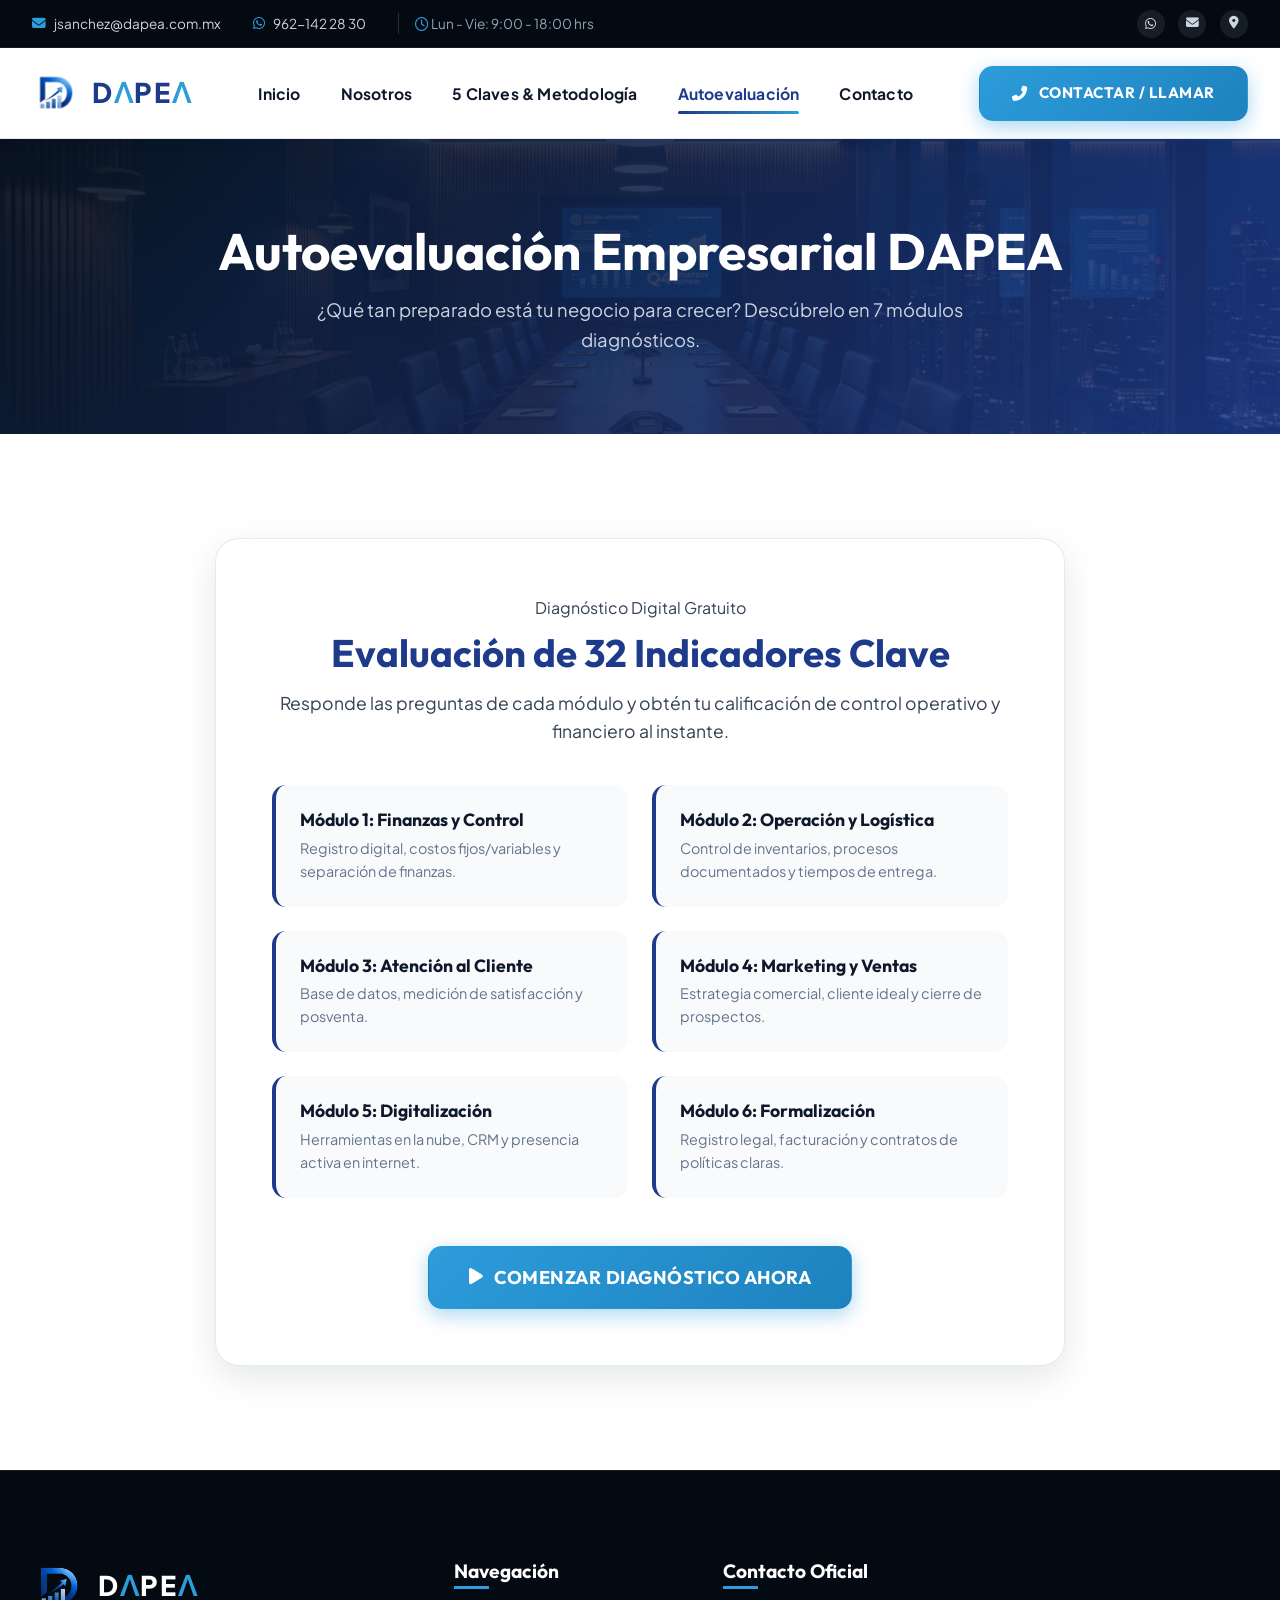
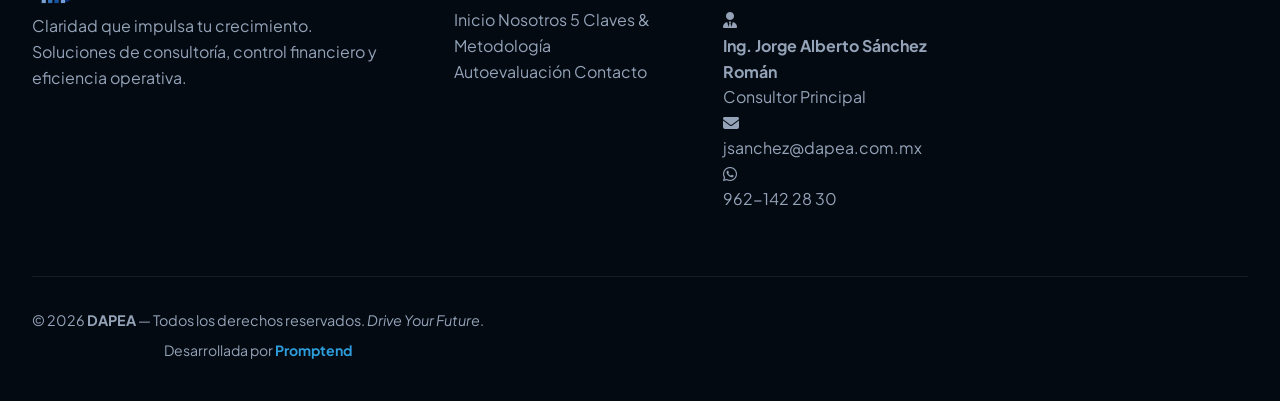
<file: autoevaluacion.html>
<!DOCTYPE html>
<html lang="es">
<head>
  <meta charset="UTF-8">
  <meta name="viewport" content="width=device-width, initial-scale=1.0">
  <title>Autoevaluación Empresarial Digital | DAPEA</title>
  <meta name="description" content="Mide en menos de 3 minutos el grado de preparación operativa, financiera y estratégica de tu empresa con el test de 7 módulos de DAPEA.">
  
  <link rel="stylesheet" href="https://cdnjs.cloudflare.com/ajax/libs/font-awesome/6.4.0/css/all.min.css">
  <link rel="stylesheet" href="assets/css/styles.css">
</head>
<body>

  <!-- TOP BAR -->
  <div class="top-bar">
    <div class="container top-bar-content">
      <div class="top-bar-info">
        <a href="mailto:jsanchez@dapea.com.mx"><i class="fas fa-envelope" style="color: var(--color-accent);"></i> jsanchez@dapea.com.mx</a>
        <a href="https://wa.me/529621422830" target="_blank"><i class="fab fa-whatsapp" style="color: var(--color-accent);"></i> 962-142 28 30</a>
        <span style="border-left: 1px solid rgba(255,255,255,0.15); padding-left: 1rem;"><i class="far fa-clock" style="color: var(--color-accent);"></i> Lun - Vie: 9:00 - 18:00 hrs</span>
      </div>
      <div class="top-bar-social">
        <a href="https://wa.me/529621422830" target="_blank"><i class="fab fa-whatsapp"></i></a>
        <a href="mailto:jsanchez@dapea.com.mx"><i class="fas fa-envelope"></i></a>
        <a href="contacto.html"><i class="fas fa-map-marker-alt"></i></a>
      </div>
    </div>
  </div>

  <!-- HEADER & NAVBAR -->
  <header class="main-header">
    <div class="container nav-container">
      <a href="index.html" class="logo-wrapper">
        <img src="assets/brand/Logo.png" alt="DAPEA Logo" class="logo-img">
        <span class="logo-text-brand">D<span class="brand-letter-a">Ʌ</span>PE<span class="brand-letter-a">Ʌ</span></span>
      </a>

      <nav class="nav-menu">
        <a href="index.html" class="nav-link">Inicio</a>
        <a href="nosotros.html" class="nav-link">Nosotros</a>
        <a href="servicios.html" class="nav-link">5 Claves & Metodología</a>
        <a href="autoevaluacion.html" class="nav-link active">Autoevaluación</a>
        <a href="contacto.html" class="nav-link">Contacto</a>
      </nav>

      <div class="nav-actions">
        <a href="contacto.html" class="btn btn-accent">
          <i class="fas fa-phone-alt"></i> Contactar / Llamar
        </a>
        <button class="mobile-toggle" aria-label="Abrir Menú"><i class="fas fa-bars"></i></button>
      </div>
    </div>
  </header>

  <!-- BANNER DE PÁGINA -->
  <section class="page-banner">
    <div class="container">
      <h1>Autoevaluación Empresarial DAPEA</h1>
      <p>¿Qué tan preparado está tu negocio para crecer? Descúbrelo en 7 módulos diagnósticos.</p>
    </div>
  </section>

  <main>
    <section class="section section-light">
      <div class="container">
        <div style="max-width:850px; margin:0 auto; background:white; padding:3.5rem; border-radius:var(--radius-lg); box-shadow:var(--shadow-md); border:1px solid var(--border-light);">
          <div style="text-align:center; margin-bottom:2.5rem;">
            <span class="preview-badge">Diagnóstico Digital Gratuito</span>
            <h2 style="font-size:2.4rem; margin-top:0.5rem; color:var(--color-primary);">Evaluación de 32 Indicadores Clave</h2>
            <p style="color:var(--color-text-body); font-size:1.1rem; margin-top:0.75rem;">
              Responde las preguntas de cada módulo y obtén tu calificación de control operativo y financiero al instante.
            </p>
          </div>

          <div class="grid-modules">
            <div style="background:var(--color-bg-alt); padding:1.5rem; border-radius:var(--radius-md); border-left:4px solid var(--color-primary);">
              <h4 style="font-size:1.1rem; margin-bottom:0.35rem;">Módulo 1: Finanzas y Control</h4>
              <p style="font-size:0.9rem; color:var(--color-text-muted);">Registro digital, costos fijos/variables y separación de finanzas.</p>
            </div>
            <div style="background:var(--color-bg-alt); padding:1.5rem; border-radius:var(--radius-md); border-left:4px solid var(--color-primary);">
              <h4 style="font-size:1.1rem; margin-bottom:0.35rem;">Módulo 2: Operación y Logística</h4>
              <p style="font-size:0.9rem; color:var(--color-text-muted);">Control de inventarios, procesos documentados y tiempos de entrega.</p>
            </div>
            <div style="background:var(--color-bg-alt); padding:1.5rem; border-radius:var(--radius-md); border-left:4px solid var(--color-primary);">
              <h4 style="font-size:1.1rem; margin-bottom:0.35rem;">Módulo 3: Atención al Cliente</h4>
              <p style="font-size:0.9rem; color:var(--color-text-muted);">Base de datos, medición de satisfacción y posventa.</p>
            </div>
            <div style="background:var(--color-bg-alt); padding:1.5rem; border-radius:var(--radius-md); border-left:4px solid var(--color-primary);">
              <h4 style="font-size:1.1rem; margin-bottom:0.35rem;">Módulo 4: Marketing y Ventas</h4>
              <p style="font-size:0.9rem; color:var(--color-text-muted);">Estrategia comercial, cliente ideal y cierre de prospectos.</p>
            </div>
            <div style="background:var(--color-bg-alt); padding:1.5rem; border-radius:var(--radius-md); border-left:4px solid var(--color-primary);">
              <h4 style="font-size:1.1rem; margin-bottom:0.35rem;">Módulo 5: Digitalización</h4>
              <p style="font-size:0.9rem; color:var(--color-text-muted);">Herramientas en la nube, CRM y presencia activa en internet.</p>
            </div>
            <div style="background:var(--color-bg-alt); padding:1.5rem; border-radius:var(--radius-md); border-left:4px solid var(--color-primary);">
              <h4 style="font-size:1.1rem; margin-bottom:0.35rem;">Módulo 6: Formalización</h4>
              <p style="font-size:0.9rem; color:var(--color-text-muted);">Registro legal, facturación y contratos de políticas claras.</p>
            </div>
          </div>

          <div style="text-align:center;">
            <button class="btn btn-accent open-diagnostic-modal" style="font-size:1.15rem; padding:1.2rem 2.5rem;">
              <i class="fas fa-play"></i> Comenzar Diagnóstico Ahora
            </button>
          </div>
        </div>
      </div>
    </section>
  </main>

  <!-- MODAL DE AUTOEVALUACIÓN -->
  <div id="diagnosticModal" class="modal-overlay">
    <div class="modal-box">
      <button id="closeModalBtn" class="modal-close-btn" aria-label="Cerrar Diagnóstico"><i class="fas fa-times"></i></button>
      <div class="quiz-progress-bar"><div id="quizProgressFill" class="quiz-progress-fill"></div></div>
      <div id="quizBody"></div>
    </div>
  </div>

  <!-- FOOTER -->
  <footer class="main-footer">
    <div class="container">
      <div class="footer-grid">
        <div class="footer-brand">
          <a href="index.html" class="logo-wrapper">
            <img src="assets/brand/Logo.png" alt="DAPEA Logo" class="logo-img">
            <span class="logo-text-brand" style="color:white;">D<span class="brand-letter-a">Ʌ</span>PE<span class="brand-letter-a">Ʌ</span></span>
          </a>
          <p>Claridad que impulsa tu crecimiento. Soluciones de consultoría, control financiero y eficiencia operativa.</p>
        </div>

        <div class="footer-column">
          <h4>Navegación</h4>
          <div class="footer-links">
            <a href="index.html">Inicio</a>
            <a href="nosotros.html">Nosotros</a>
            <a href="servicios.html">5 Claves & Metodología</a>
            <a href="autoevaluacion.html">Autoevaluación</a>
            <a href="contacto.html">Contacto</a>
          </div>
        </div>

        <div class="footer-column">
          <h4>Contacto Oficial</h4>
          <div class="footer-contact-item">
            <i class="fas fa-user-tie"></i>
            <div><strong>Ing. Jorge Alberto Sánchez Román</strong><br><span>Consultor Principal</span></div>
          </div>
          <div class="footer-contact-item">
            <i class="fas fa-envelope"></i>
            <div><a href="mailto:jsanchez@dapea.com.mx">jsanchez@dapea.com.mx</a></div>
          </div>
          <div class="footer-contact-item">
            <i class="fab fa-whatsapp"></i>
            <div><a href="https://wa.me/529621422830" target="_blank">962-142 28 30</a></div>
          </div>
        </div>
      </div>

      <div class="footer-bottom">
        <div style="text-align: center;">
          &copy; 2026 <strong>DAPEA</strong> — Todos los derechos reservados. <em>Drive Your Future</em>.
          <div style="margin-top: 0.4rem; font-size: 0.88rem; color: var(--color-text-dim);">
            Desarrollada por <a href="http://promptendweb.com/" target="_blank" style="color:var(--color-accent); font-weight:700;">Promptend</a>
          </div>
        </div>
      </div>
    </div>
  </footer>

  <script src="assets/js/main.js"></script>
</body>
</html>
</file>
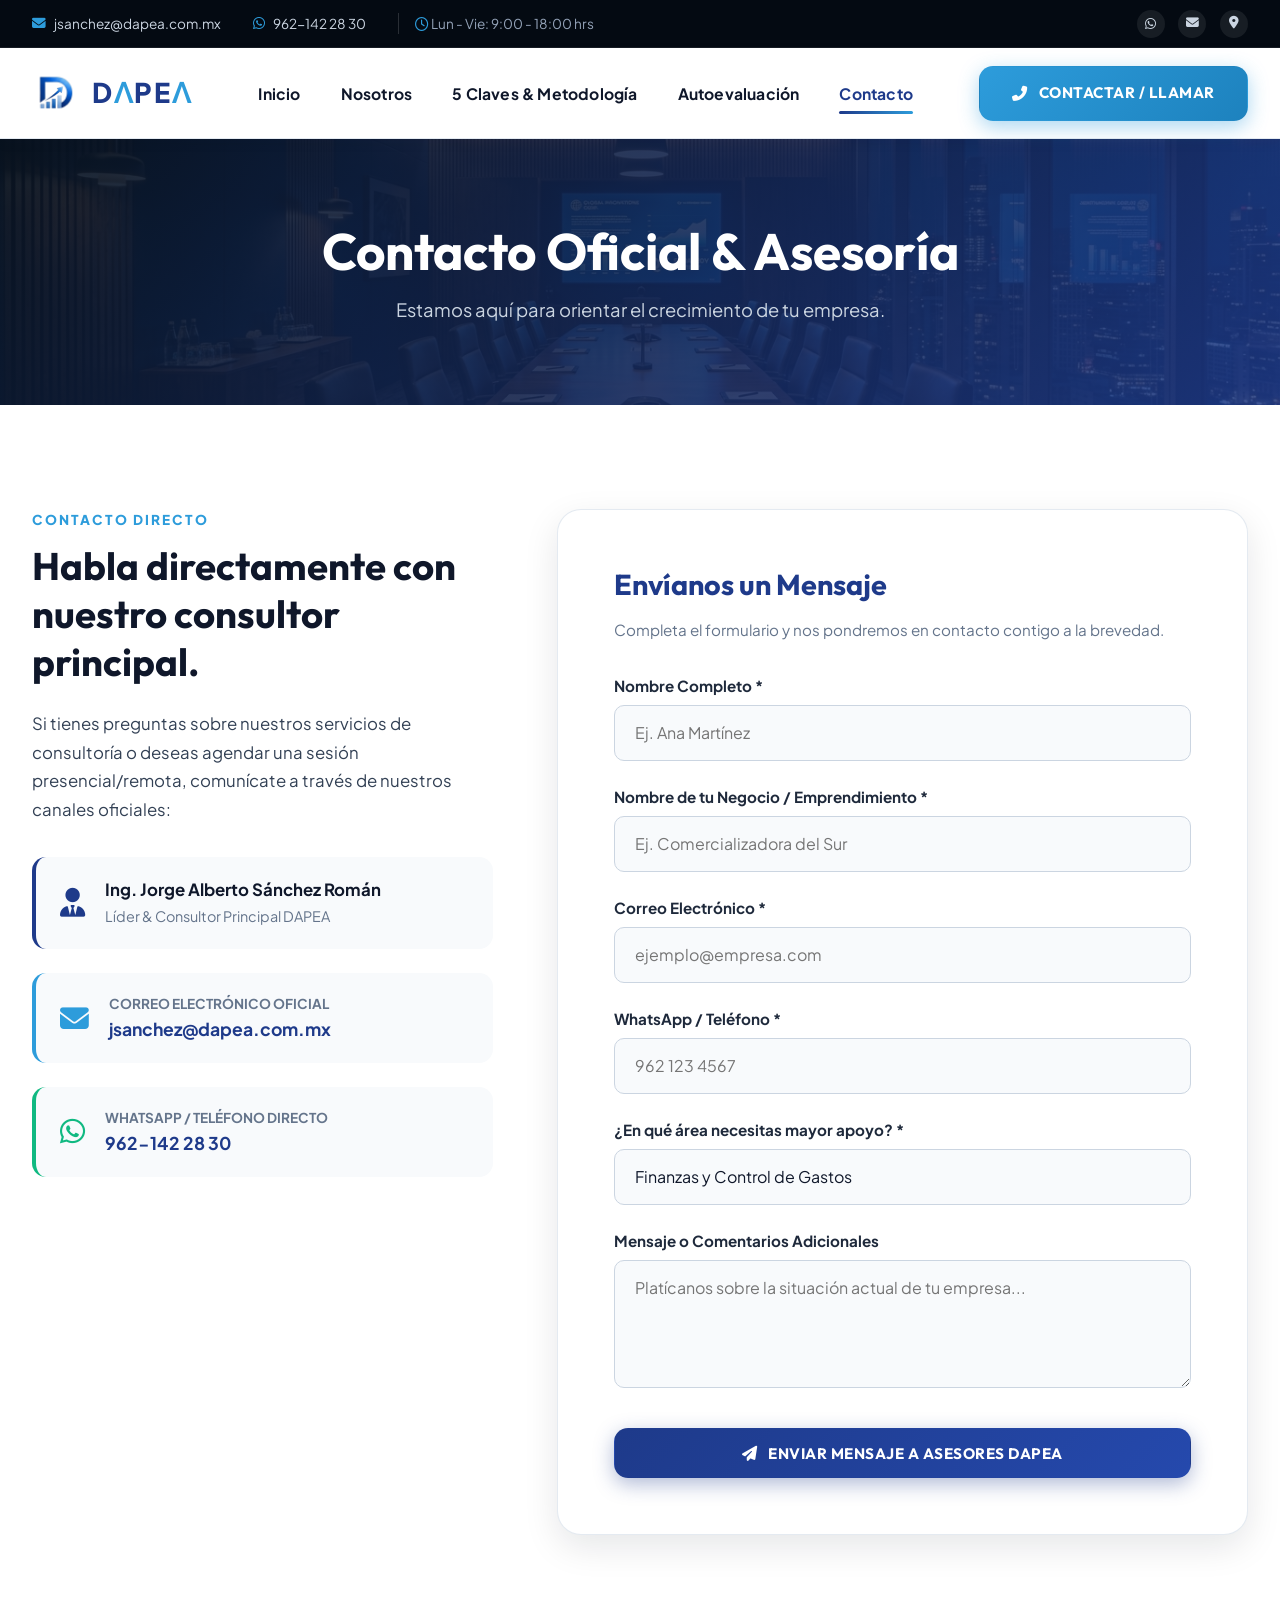
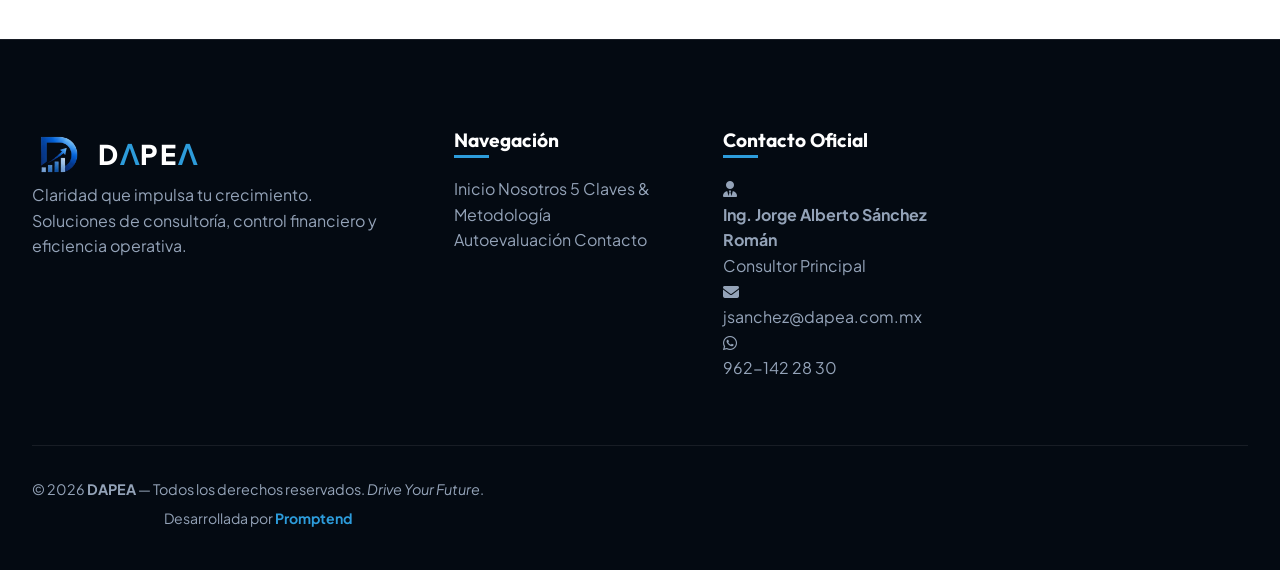
<file: contacto.html>
<!DOCTYPE html>
<html lang="es">
<head>
  <meta charset="UTF-8">
  <meta name="viewport" content="width=device-width, initial-scale=1.0">
  <title>Contacto & Asesoría Directa | DAPEA</title>
  <meta name="description" content="Ponte en contacto directo con DAPEA y el Ing. Jorge Alberto Sánchez Román. Agenda tu primera sesión de consultoría para tu PyME.">
  
  <link rel="stylesheet" href="https://cdnjs.cloudflare.com/ajax/libs/font-awesome/6.4.0/css/all.min.css">
  <link rel="stylesheet" href="assets/css/styles.css">
</head>
<body>

  <!-- TOP BAR -->
  <div class="top-bar">
    <div class="container top-bar-content">
      <div class="top-bar-info">
        <a href="mailto:jsanchez@dapea.com.mx"><i class="fas fa-envelope" style="color: var(--color-accent);"></i> jsanchez@dapea.com.mx</a>
        <a href="https://wa.me/529621422830" target="_blank"><i class="fab fa-whatsapp" style="color: var(--color-accent);"></i> 962-142 28 30</a>
        <span style="border-left: 1px solid rgba(255,255,255,0.15); padding-left: 1rem;"><i class="far fa-clock" style="color: var(--color-accent);"></i> Lun - Vie: 9:00 - 18:00 hrs</span>
      </div>
      <div class="top-bar-social">
        <a href="https://wa.me/529621422830" target="_blank"><i class="fab fa-whatsapp"></i></a>
        <a href="mailto:jsanchez@dapea.com.mx"><i class="fas fa-envelope"></i></a>
        <a href="contacto.html"><i class="fas fa-map-marker-alt"></i></a>
      </div>
    </div>
  </div>

  <!-- HEADER & NAVBAR -->
  <header class="main-header">
    <div class="container nav-container">
      <a href="index.html" class="logo-wrapper">
        <img src="assets/brand/Logo.png" alt="DAPEA Logo" class="logo-img">
        <span class="logo-text-brand">D<span class="brand-letter-a">Ʌ</span>PE<span class="brand-letter-a">Ʌ</span></span>
      </a>

      <nav class="nav-menu">
        <a href="index.html" class="nav-link">Inicio</a>
        <a href="nosotros.html" class="nav-link">Nosotros</a>
        <a href="servicios.html" class="nav-link">5 Claves & Metodología</a>
        <a href="autoevaluacion.html" class="nav-link">Autoevaluación</a>
        <a href="contacto.html" class="nav-link active">Contacto</a>
      </nav>

      <div class="nav-actions">
        <a href="contacto.html" class="btn btn-accent">
          <i class="fas fa-phone-alt"></i> Contactar / Llamar
        </a>
        <button class="mobile-toggle" aria-label="Abrir Menú"><i class="fas fa-bars"></i></button>
      </div>
    </div>
  </header>

  <!-- BANNER DE PÁGINA -->
  <section class="page-banner">
    <div class="container">
      <h1>Contacto Oficial & Asesoría</h1>
      <p>Estamos aquí para orientar el crecimiento de tu empresa.</p>
    </div>
  </section>

  <main>
    <section class="section section-light">
      <div class="container">
        <div class="grid-2-cols-alt" style="align-items: flex-start;">
          <!-- INFORMACIÓN DE CONTACTO -->
          <div>
            <span class="section-subtitle">Contacto Directo</span>
            <h2 style="font-size:2.4rem; margin-bottom:1.5rem;">Habla directamente con nuestro consultor principal.</h2>
            <p style="color:var(--color-text-body); font-size:1.05rem; margin-bottom:2rem; line-height:1.7;">
              Si tienes preguntas sobre nuestros servicios de consultoría o deseas agendar una sesión presencial/remota, comunícate a través de nuestros canales oficiales:
            </p>

            <div style="display:flex; flex-direction:column; gap:1.5rem; margin-bottom:2.5rem;">
              <div style="display:flex; align-items:center; gap:1.25rem; background:var(--color-bg-alt); padding:1.25rem 1.5rem; border-radius:var(--radius-md); border-left:4px solid var(--color-primary);">
                <i class="fas fa-user-tie" style="font-size:1.8rem; color:var(--color-primary);"></i>
                <div>
                  <strong style="display:block; font-size:1.05rem; color:var(--color-text-dark);">Ing. Jorge Alberto Sánchez Román</strong>
                  <span style="font-size:0.9rem; color:var(--color-text-muted);">Líder & Consultor Principal DAPEA</span>
                </div>
              </div>

              <div style="display:flex; align-items:center; gap:1.25rem; background:var(--color-bg-alt); padding:1.25rem 1.5rem; border-radius:var(--radius-md); border-left:4px solid var(--color-accent);">
                <i class="fas fa-envelope" style="font-size:1.8rem; color:var(--color-accent);"></i>
                <div>
                  <strong style="display:block; font-size:0.85rem; color:var(--color-text-muted); text-transform:uppercase;">Correo Electrónico Oficial</strong>
                  <a href="mailto:jsanchez@dapea.com.mx" style="font-size:1.1rem; font-weight:700; color:var(--color-primary);">jsanchez@dapea.com.mx</a>
                </div>
              </div>

              <div style="display:flex; align-items:center; gap:1.25rem; background:var(--color-bg-alt); padding:1.25rem 1.5rem; border-radius:var(--radius-md); border-left:4px solid var(--color-success);">
                <i class="fab fa-whatsapp" style="font-size:1.8rem; color:var(--color-success);"></i>
                <div>
                  <strong style="display:block; font-size:0.85rem; color:var(--color-text-muted); text-transform:uppercase;">WhatsApp / Teléfono Directo</strong>
                  <a href="https://wa.me/529621422830" target="_blank" style="font-size:1.1rem; font-weight:700; color:var(--color-primary);">962-142 28 30</a>
                </div>
              </div>
            </div>
          </div>

          <!-- FORMULARIO DE CONTACTO (DISEÑO CORREGIDO) -->
          <div style="background:white; padding:3.5rem; border-radius:var(--radius-lg); box-shadow:var(--shadow-md); border:1px solid var(--border-light);">
            <h3 style="font-size:1.8rem; margin-bottom:1rem; color:var(--color-primary);">Envíanos un Mensaje</h3>
            <p style="color:var(--color-text-muted); font-size:0.95rem; margin-bottom:2rem;">Completa el formulario y nos pondremos en contacto contigo a la brevedad.</p>

            <form onsubmit="event.preventDefault(); alert('¡Gracias por enviar tu mensaje! Nos pondremos en contacto contigo muy pronto.');">
              <div class="form-group">
                <label>Nombre Completo *</label>
                <input type="text" class="form-control" placeholder="Ej. Ana Martínez" required />
              </div>
              <div class="form-group">
                <label>Nombre de tu Negocio / Emprendimiento *</label>
                <input type="text" class="form-control" placeholder="Ej. Comercializadora del Sur" required />
              </div>
              <div class="form-group">
                <label>Correo Electrónico *</label>
                <input type="email" class="form-control" placeholder="ejemplo@empresa.com" required />
              </div>
              <div class="form-group">
                <label>WhatsApp / Teléfono *</label>
                <input type="tel" class="form-control" placeholder="962 123 4567" required />
              </div>
              <div class="form-group">
                <label>¿En qué área necesitas mayor apoyo? *</label>
                <select class="form-control">
                  <option>Finanzas y Control de Gastos</option>
                  <option>Planeación y Metas Estratégicas</option>
                  <option>Formalización Legal y Fiscal</option>
                  <option>Marketing y Cierre de Ventas</option>
                  <option>Operaciones y Logística</option>
                  <option>Diagnóstico Completo de Negocio</option>
                </select>
              </div>
              <div class="form-group">
                <label>Mensaje o Comentarios Adicionales</label>
                <textarea class="form-control" rows="4" placeholder="Platícanos sobre la situación actual de tu empresa..."></textarea>
              </div>
              <button type="submit" class="btn btn-primary" style="width:100%; margin-top:1rem;">
                <i class="fas fa-paper-plane"></i> Enviar Mensaje a Asesores DAPEA
              </button>
            </form>
          </div>
        </div>
      </div>
    </section>
  </main>

  <!-- FOOTER -->
  <footer class="main-footer">
    <div class="container">
      <div class="footer-grid">
        <div class="footer-brand">
          <a href="index.html" class="logo-wrapper">
            <img src="assets/brand/Logo.png" alt="DAPEA Logo" class="logo-img">
            <span class="logo-text-brand" style="color:white;">D<span class="brand-letter-a">Ʌ</span>PE<span class="brand-letter-a">Ʌ</span></span>
          </a>
          <p>Claridad que impulsa tu crecimiento. Soluciones de consultoría, control financiero y eficiencia operativa.</p>
        </div>

        <div class="footer-column">
          <h4>Navegación</h4>
          <div class="footer-links">
            <a href="index.html">Inicio</a>
            <a href="nosotros.html">Nosotros</a>
            <a href="servicios.html">5 Claves & Metodología</a>
            <a href="autoevaluacion.html">Autoevaluación</a>
            <a href="contacto.html">Contacto</a>
          </div>
        </div>

        <div class="footer-column">
          <h4>Contacto Oficial</h4>
          <div class="footer-contact-item">
            <i class="fas fa-user-tie"></i>
            <div><strong>Ing. Jorge Alberto Sánchez Román</strong><br><span>Consultor Principal</span></div>
          </div>
          <div class="footer-contact-item">
            <i class="fas fa-envelope"></i>
            <div><a href="mailto:jsanchez@dapea.com.mx">jsanchez@dapea.com.mx</a></div>
          </div>
          <div class="footer-contact-item">
            <i class="fab fa-whatsapp"></i>
            <div><a href="https://wa.me/529621422830" target="_blank">962-142 28 30</a></div>
          </div>
        </div>
      </div>

      <div class="footer-bottom">
        <div style="text-align: center;">
          &copy; 2026 <strong>DAPEA</strong> — Todos los derechos reservados. <em>Drive Your Future</em>.
          <div style="margin-top: 0.4rem; font-size: 0.88rem; color: var(--color-text-dim);">
            Desarrollada por <a href="http://promptendweb.com/" target="_blank" style="color:var(--color-accent); font-weight:700;">Promptend</a>
          </div>
        </div>
      </div>
    </div>
  </footer>

  <script src="assets/js/main.js"></script>
</body>
</html>
</file>
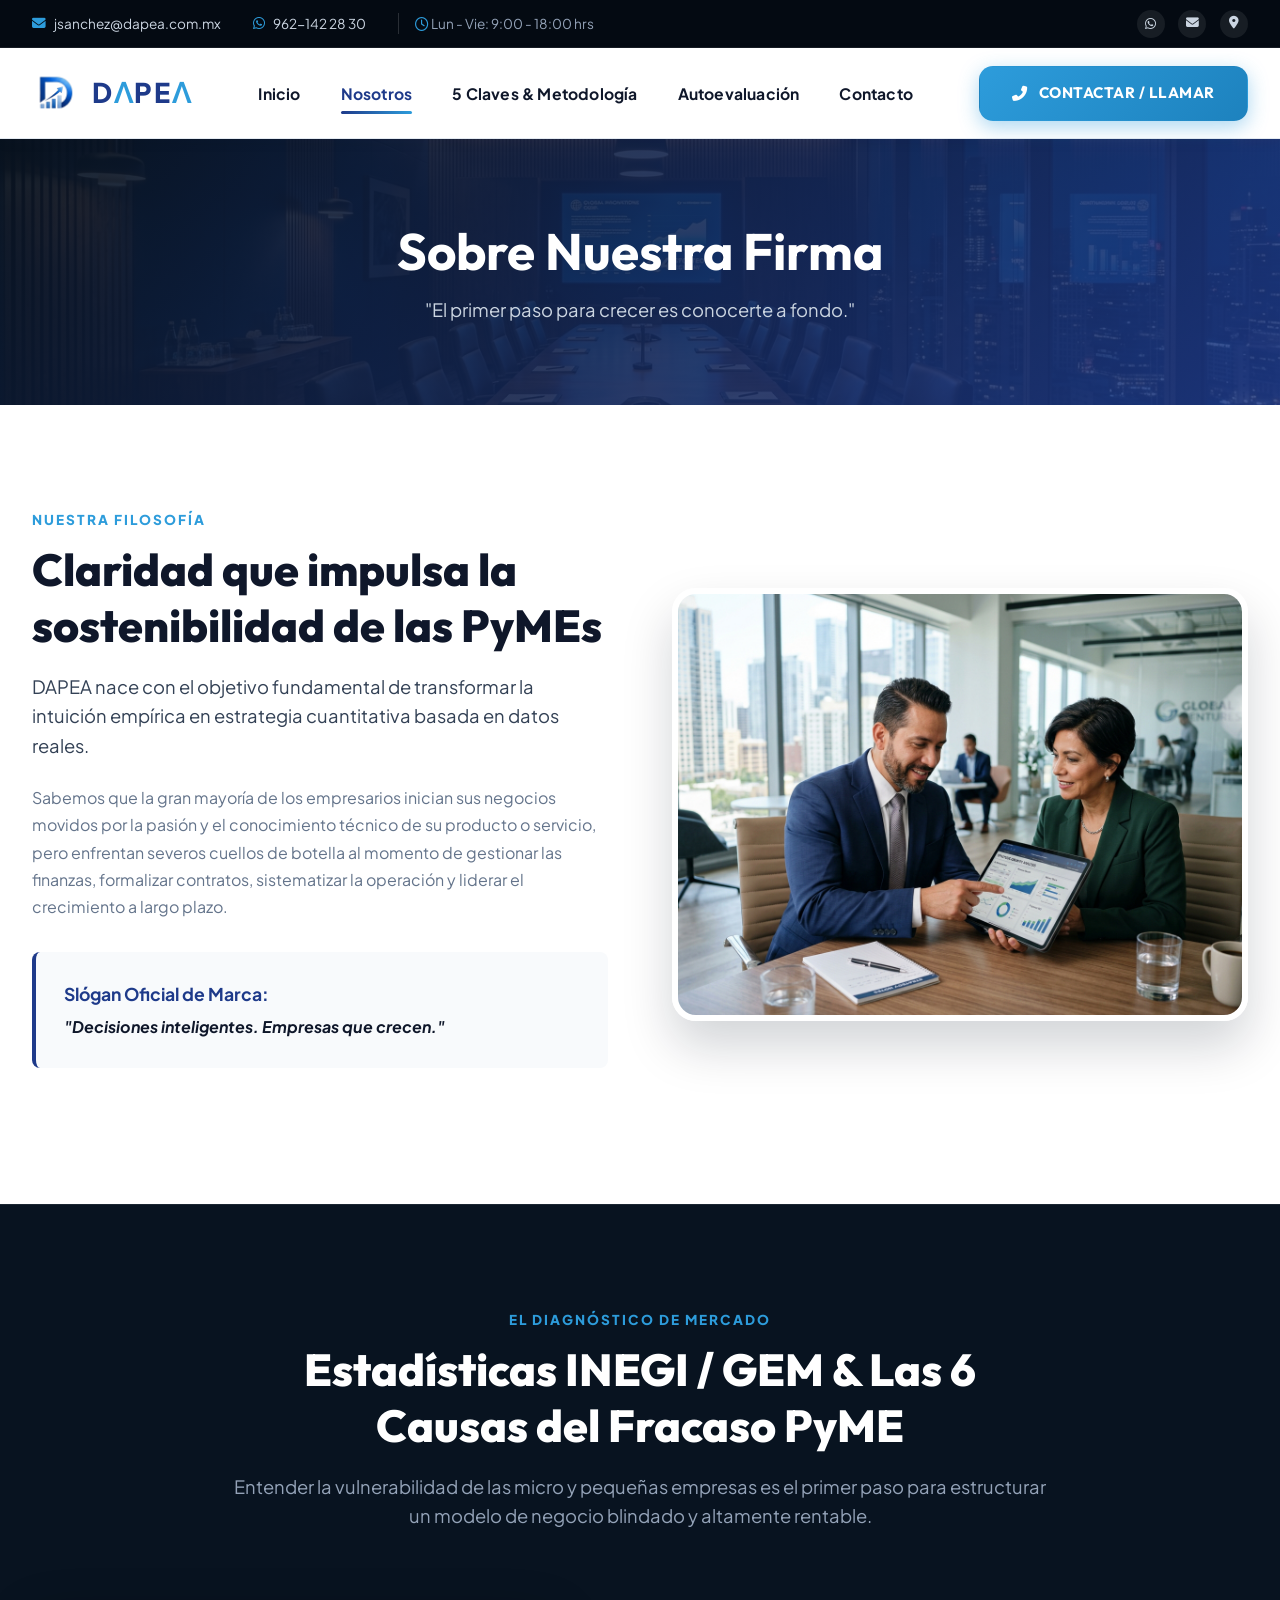
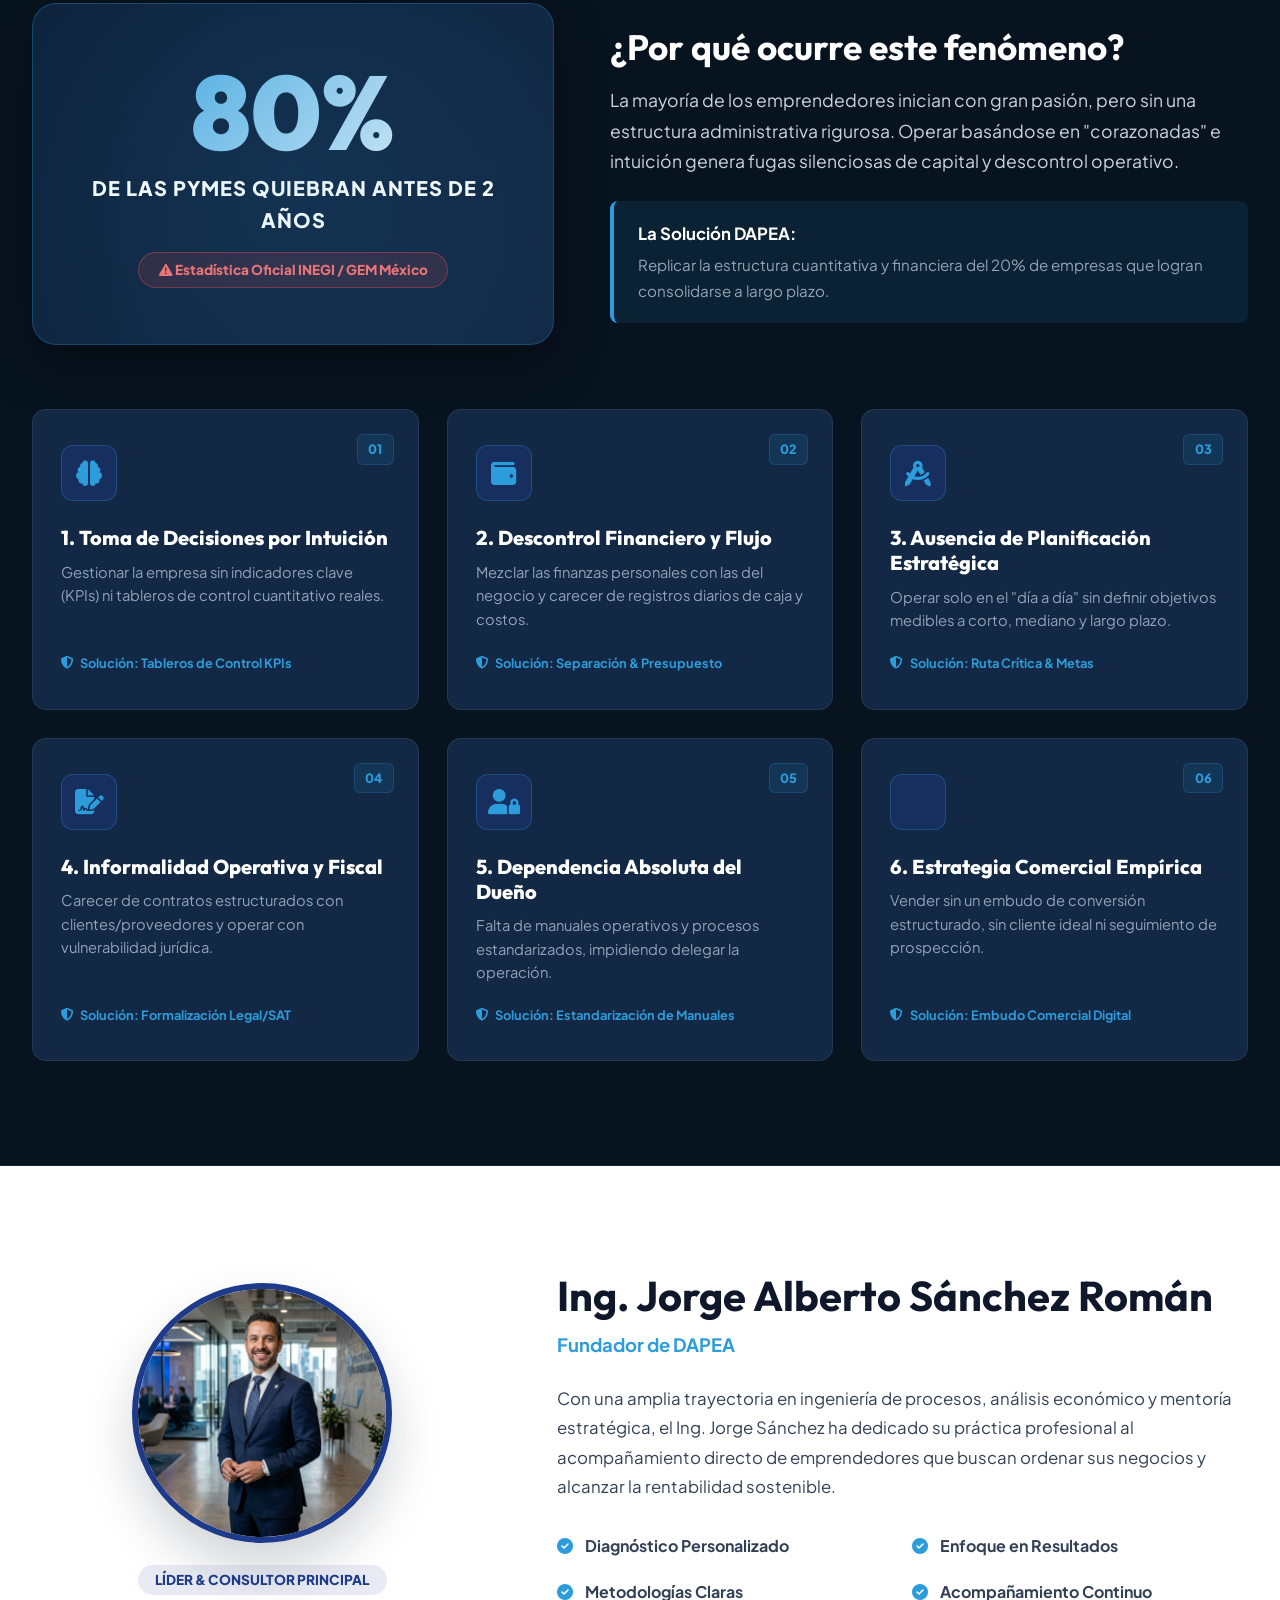
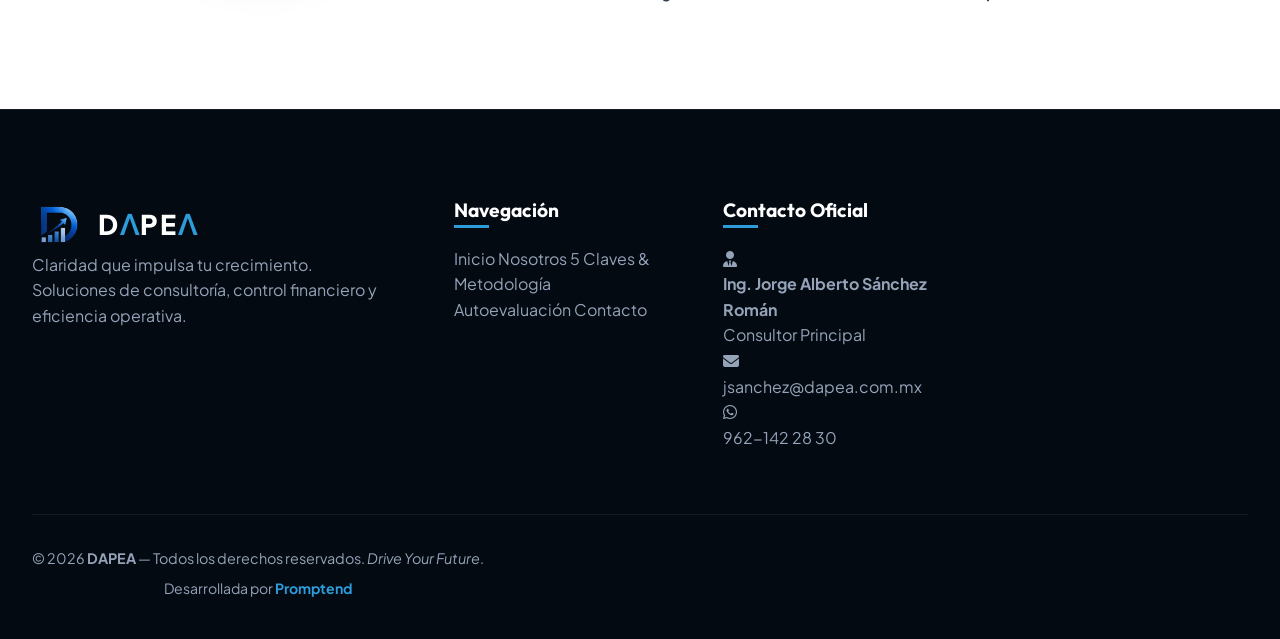
<file: nosotros.html>
<!DOCTYPE html>
<html lang="es">
<head>
  <meta charset="UTF-8">
  <meta name="viewport" content="width=device-width, initial-scale=1.0">
  <title>Sobre Nosotros | DAPEA — Consultoría y Crecimiento Empresarial</title>
  <meta name="description" content="Conoce la historia, visión e identidad de DAPEA. Ayudamos a emprendedores a superar el 80% de tasa de fracaso a través de datos y estructura organizacional.">
  
  <link rel="stylesheet" href="https://cdnjs.cloudflare.com/ajax/libs/font-awesome/6.4.0/css/all.min.css">
  <link rel="stylesheet" href="assets/css/styles.css">
</head>
<body>

  <!-- TOP BAR -->
  <div class="top-bar">
    <div class="container top-bar-content">
      <div class="top-bar-info">
        <a href="mailto:jsanchez@dapea.com.mx"><i class="fas fa-envelope" style="color: var(--color-accent);"></i> jsanchez@dapea.com.mx</a>
        <a href="https://wa.me/529621422830" target="_blank"><i class="fab fa-whatsapp" style="color: var(--color-accent);"></i> 962-142 28 30</a>
        <span style="border-left: 1px solid rgba(255,255,255,0.15); padding-left: 1rem;"><i class="far fa-clock" style="color: var(--color-accent);"></i> Lun - Vie: 9:00 - 18:00 hrs</span>
      </div>
      <div class="top-bar-social">
        <a href="https://wa.me/529621422830" target="_blank"><i class="fab fa-whatsapp"></i></a>
        <a href="mailto:jsanchez@dapea.com.mx"><i class="fas fa-envelope"></i></a>
        <a href="contacto.html"><i class="fas fa-map-marker-alt"></i></a>
      </div>
    </div>
  </div>

  <!-- HEADER & NAVBAR -->
  <header class="main-header">
    <div class="container nav-container">
      <a href="index.html" class="logo-wrapper">
        <img src="assets/brand/Logo.png" alt="DAPEA Logo" class="logo-img">
        <span class="logo-text-brand">D<span class="brand-letter-a">Ʌ</span>PE<span class="brand-letter-a">Ʌ</span></span>
      </a>

      <nav class="nav-menu">
        <a href="index.html" class="nav-link">Inicio</a>
        <a href="nosotros.html" class="nav-link active">Nosotros</a>
        <a href="servicios.html" class="nav-link">5 Claves & Metodología</a>
        <a href="autoevaluacion.html" class="nav-link">Autoevaluación</a>
        <a href="contacto.html" class="nav-link">Contacto</a>
      </nav>

      <div class="nav-actions">
        <a href="contacto.html" class="btn btn-accent">
          <i class="fas fa-phone-alt"></i> Contactar / Llamar
        </a>
        <button class="mobile-toggle" aria-label="Abrir Menú"><i class="fas fa-bars"></i></button>
      </div>
    </div>
  </header>

  <!-- BANNER DE PÁGINA -->
  <section class="page-banner">
    <div class="container">
      <h1>Sobre Nuestra Firma</h1>
      <p>"El primer paso para crecer es conocerte a fondo."</p>
    </div>
  </section>

  <main>
    <!-- FILOSOFÍA & PROPUESTA -->
    <section class="section section-light">
      <div class="container">
        <div class="grid-2-cols">
          <div>
            <span class="section-subtitle">Nuestra Filosofía</span>
            <h2 class="section-title">Claridad que impulsa la sostenibilidad de las PyMEs</h2>
            <p style="font-size:1.15rem; color:var(--color-text-body); margin-bottom:1.5rem;">
              DAPEA nace con el objetivo fundamental de transformar la intuición empírica en estrategia cuantitativa basada en datos reales.
            </p>
            <p style="color:var(--color-text-muted); margin-bottom:2rem; line-height:1.7;">
              Sabemos que la gran mayoría de los empresarios inician sus negocios movidos por la pasión y el conocimiento técnico de su producto o servicio, pero enfrentan severos cuellos de botella al momento de gestionar las finanzas, formalizar contratos, sistematizar la operación y liderar el crecimiento a largo plazo.
            </p>
            <div style="background:var(--color-bg-alt); padding:1.75rem; border-left:4px solid var(--color-primary); border-radius:var(--radius-sm); margin-bottom:2rem;">
              <strong style="display:block; font-size:1.1rem; color:var(--color-primary); margin-bottom:0.35rem;">Slógan Oficial de Marca:</strong>
              <span style="font-style:italic; color:var(--color-text-dark); font-weight:700;">"Decisiones inteligentes. Empresas que crecen."</span>
            </div>
          </div>
          <div>
            <img src="assets/brand/about_consultant_meeting.jpg" alt="Reunión Ejecutiva DAPEA" style="border-radius:var(--radius-lg); box-shadow:var(--shadow-lg); border:6px solid white;" loading="lazy">
          </div>
        </div>
      </div>
    </section>

    <!-- ESTADÍSTICAS & PROBLEMÁTICA (REDISEÑO DE ALTO IMPACTO CORPORATIVO) -->
    <section class="section section-dark">
      <div class="container">
        <div class="section-header">
          <span class="section-subtitle">El Diagnóstico de Mercado</span>
          <h2 class="section-title">Estadísticas INEGI / GEM & Las 6 Causas del Fracaso PyME</h2>
          <p class="section-description">
            Entender la vulnerabilidad de las micro y pequeñas empresas es el primer paso para estructurar un modelo de negocio blindado y altamente rentable.
          </p>
        </div>

        <!-- TARJETA HERO DE ESTADÍSTICA DE MERCADO -->
        <div class="market-diagnosis-wrapper">
          <div class="market-stat-card">
            <div class="market-stat-number">80%</div>
            <div class="market-stat-label">De las PyMEs quiebran antes de 2 años</div>
            <span class="market-stat-badge"><i class="fas fa-exclamation-triangle"></i> Estadística Oficial INEGI / GEM México</span>
          </div>

          <div>
            <h3 style="font-size:2.2rem; color:white; margin-bottom:1rem;">¿Por qué ocurre este fenómeno?</h3>
            <p style="color:#cbd5e1; font-size:1.1rem; line-height:1.75; margin-bottom:1.5rem;">
              La mayoría de los emprendedores inician con gran pasión, pero sin una estructura administrativa rigurosa. Operar basándose en "corazonadas" e intuición genera fugas silenciosas de capital y descontrol operativo.
            </p>
            <div style="background:rgba(45,156,219,0.1); border-left:4px solid var(--color-accent); padding:1.25rem 1.5rem; border-radius:8px;">
              <strong style="color:white; font-size:1.05rem; display:block; margin-bottom:0.25rem;">La Solución DAPEA:</strong>
              <span style="color:#94a3b8; font-size:0.95rem;">Replicar la estructura cuantitativa y financiera del 20% de empresas que logran consolidarse a largo plazo.</span>
            </div>
          </div>
        </div>

        <!-- RETÍCULA DE 6 CAUSAS PRINCIPALES CON ÍCONOS Y BADGES -->
        <div class="causes-grid-modern">
          <div class="cause-card-premium">
            <span class="cause-badge-number">01</span>
            <div class="cause-icon-box"><i class="fas fa-brain"></i></div>
            <h4 class="cause-title-premium">1. Toma de Decisiones por Intuición</h4>
            <p class="cause-text-premium">Gestionar la empresa sin indicadores clave (KPIs) ni tableros de control cuantitativo reales.</p>
            <span class="cause-solution-pill"><i class="fas fa-shield-alt"></i> Solución: Tableros de Control KPIs</span>
          </div>

          <div class="cause-card-premium">
            <span class="cause-badge-number">02</span>
            <div class="cause-icon-box"><i class="fas fa-wallet"></i></div>
            <h4 class="cause-title-premium">2. Descontrol Financiero y Flujo</h4>
            <p class="cause-text-premium">Mezclar las finanzas personales con las del negocio y carecer de registros diarios de caja y costos.</p>
            <span class="cause-solution-pill"><i class="fas fa-shield-alt"></i> Solución: Separación & Presupuesto</span>
          </div>

          <div class="cause-card-premium">
            <span class="cause-badge-number">03</span>
            <div class="cause-icon-box"><i class="fas fa-drafting-compass"></i></div>
            <h4 class="cause-title-premium">3. Ausencia de Planificación Estratégica</h4>
            <p class="cause-text-premium">Operar solo en el "día a día" sin definir objetivos medibles a corto, mediano y largo plazo.</p>
            <span class="cause-solution-pill"><i class="fas fa-shield-alt"></i> Solución: Ruta Crítica & Metas</span>
          </div>

          <div class="cause-card-premium">
            <span class="cause-badge-number">04</span>
            <div class="cause-icon-box"><i class="fas fa-file-signature"></i></div>
            <h4 class="cause-title-premium">4. Informalidad Operativa y Fiscal</h4>
            <p class="cause-text-premium">Carecer de contratos estructurados con clientes/proveedores y operar con vulnerabilidad jurídica.</p>
            <span class="cause-solution-pill"><i class="fas fa-shield-alt"></i> Solución: Formalización Legal/SAT</span>
          </div>

          <div class="cause-card-premium">
            <span class="cause-badge-number">05</span>
            <div class="cause-icon-box"><i class="fas fa-user-lock"></i></div>
            <h4 class="cause-title-premium">5. Dependencia Absoluta del Dueño</h4>
            <p class="cause-text-premium">Falta de manuales operativos y procesos estandarizados, impidiendo delegar la operación.</p>
            <span class="cause-solution-pill"><i class="fas fa-shield-alt"></i> Solución: Estandarización de Manuales</span>
          </div>

          <div class="cause-card-premium">
            <span class="cause-badge-number">06</span>
            <div class="cause-icon-box"><i class="fas fa-chart-line-down"></i></div>
            <h4 class="cause-title-premium">6. Estrategia Comercial Empírica</h4>
            <p class="cause-text-premium">Vender sin un embudo de conversión estructurado, sin cliente ideal ni seguimiento de prospección.</p>
            <span class="cause-solution-pill"><i class="fas fa-shield-alt"></i> Solución: Embudo Comercial Digital</span>
          </div>
        </div>
      </div>
    </section>

    <!-- LIDERAZGO INSTITUCIONAL -->
    <section class="section section-light">
      <div class="container">
        <div class="grid-2-cols-alt">
          <div style="text-align:center;">
            <img src="assets/brand/founder_jorge_sanchez.jpg" alt="Ing. Jorge Alberto Sánchez Román" style="width:260px; height:260px; border-radius:50%; object-fit:cover; margin:0 auto 1.5rem auto; border:6px solid var(--color-primary); box-shadow:var(--shadow-lg);">
            <span style="background:rgba(30,58,138,0.1); color:var(--color-primary); font-weight:800; padding:0.4rem 1.1rem; border-radius:var(--radius-full); font-size:0.85rem; text-transform:uppercase;">Líder & Consultor Principal</span>
          </div>

          <div>
            <h2 style="font-size:2.6rem; margin-bottom:0.5rem;">Ing. Jorge Alberto Sánchez Román</h2>
            <p style="font-size:1.15rem; color:var(--color-accent); font-weight:700; margin-bottom:1.5rem;">Fundador de DAPEA</p>
            <p style="color:var(--color-text-body); font-size:1.05rem; line-height:1.75; margin-bottom:2rem;">
              Con una amplia trayectoria en ingeniería de procesos, análisis económico y mentoría estratégica, el Ing. Jorge Sánchez ha dedicado su práctica profesional al acompañamiento directo de emprendedores que buscan ordenar sus negocios y alcanzar la rentabilidad sostenible.
            </p>
            <div style="display:grid; grid-template-columns:1fr 1fr; gap:1.25rem;">
              <div style="display:flex; align-items:center; gap:0.75rem; font-weight:700;"><i class="fas fa-check-circle" style="color:var(--color-accent);"></i> Diagnóstico Personalizado</div>
              <div style="display:flex; align-items:center; gap:0.75rem; font-weight:700;"><i class="fas fa-check-circle" style="color:var(--color-accent);"></i> Enfoque en Resultados</div>
              <div style="display:flex; align-items:center; gap:0.75rem; font-weight:700;"><i class="fas fa-check-circle" style="color:var(--color-accent);"></i> Metodologías Claras</div>
              <div style="display:flex; align-items:center; gap:0.75rem; font-weight:700;"><i class="fas fa-check-circle" style="color:var(--color-accent);"></i> Acompañamiento Continuo</div>
            </div>
          </div>
        </div>
      </div>
    </section>
  </main>

  <!-- FOOTER -->
  <footer class="main-footer">
    <div class="container">
      <div class="footer-grid">
        <div class="footer-brand">
          <a href="index.html" class="logo-wrapper">
            <img src="assets/brand/Logo.png" alt="DAPEA Logo" class="logo-img" loading="lazy">
            <span class="logo-text-brand" style="color:white;">D<span class="brand-letter-a">Ʌ</span>PE<span class="brand-letter-a">Ʌ</span></span>
          </a>
          <p>Claridad que impulsa tu crecimiento. Soluciones de consultoría, control financiero y eficiencia operativa.</p>
        </div>

        <div class="footer-column">
          <h4>Navegación</h4>
          <div class="footer-links">
            <a href="index.html">Inicio</a>
            <a href="nosotros.html">Nosotros</a>
            <a href="servicios.html">5 Claves & Metodología</a>
            <a href="autoevaluacion.html">Autoevaluación</a>
            <a href="contacto.html">Contacto</a>
          </div>
        </div>

        <div class="footer-column">
          <h4>Contacto Oficial</h4>
          <div class="footer-contact-item">
            <i class="fas fa-user-tie"></i>
            <div><strong>Ing. Jorge Alberto Sánchez Román</strong><br><span>Consultor Principal</span></div>
          </div>
          <div class="footer-contact-item">
            <i class="fas fa-envelope"></i>
            <div><a href="mailto:jsanchez@dapea.com.mx">jsanchez@dapea.com.mx</a></div>
          </div>
          <div class="footer-contact-item">
            <i class="fab fa-whatsapp"></i>
            <div><a href="https://wa.me/529621422830" target="_blank">962-142 28 30</a></div>
          </div>
        </div>
      </div>

      <div class="footer-bottom">
        <div style="text-align: center;">
          &copy; 2026 <strong>DAPEA</strong> — Todos los derechos reservados. <em>Drive Your Future</em>.
          <div style="margin-top: 0.4rem; font-size: 0.88rem; color: var(--color-text-dim);">
            Desarrollada por <a href="http://promptendweb.com/" target="_blank" style="color:var(--color-accent); font-weight:700;">Promptend</a>
          </div>
        </div>
      </div>
    </div>
  </footer>

  <script src="assets/js/main.js"></script>
</body>
</html>
</file>
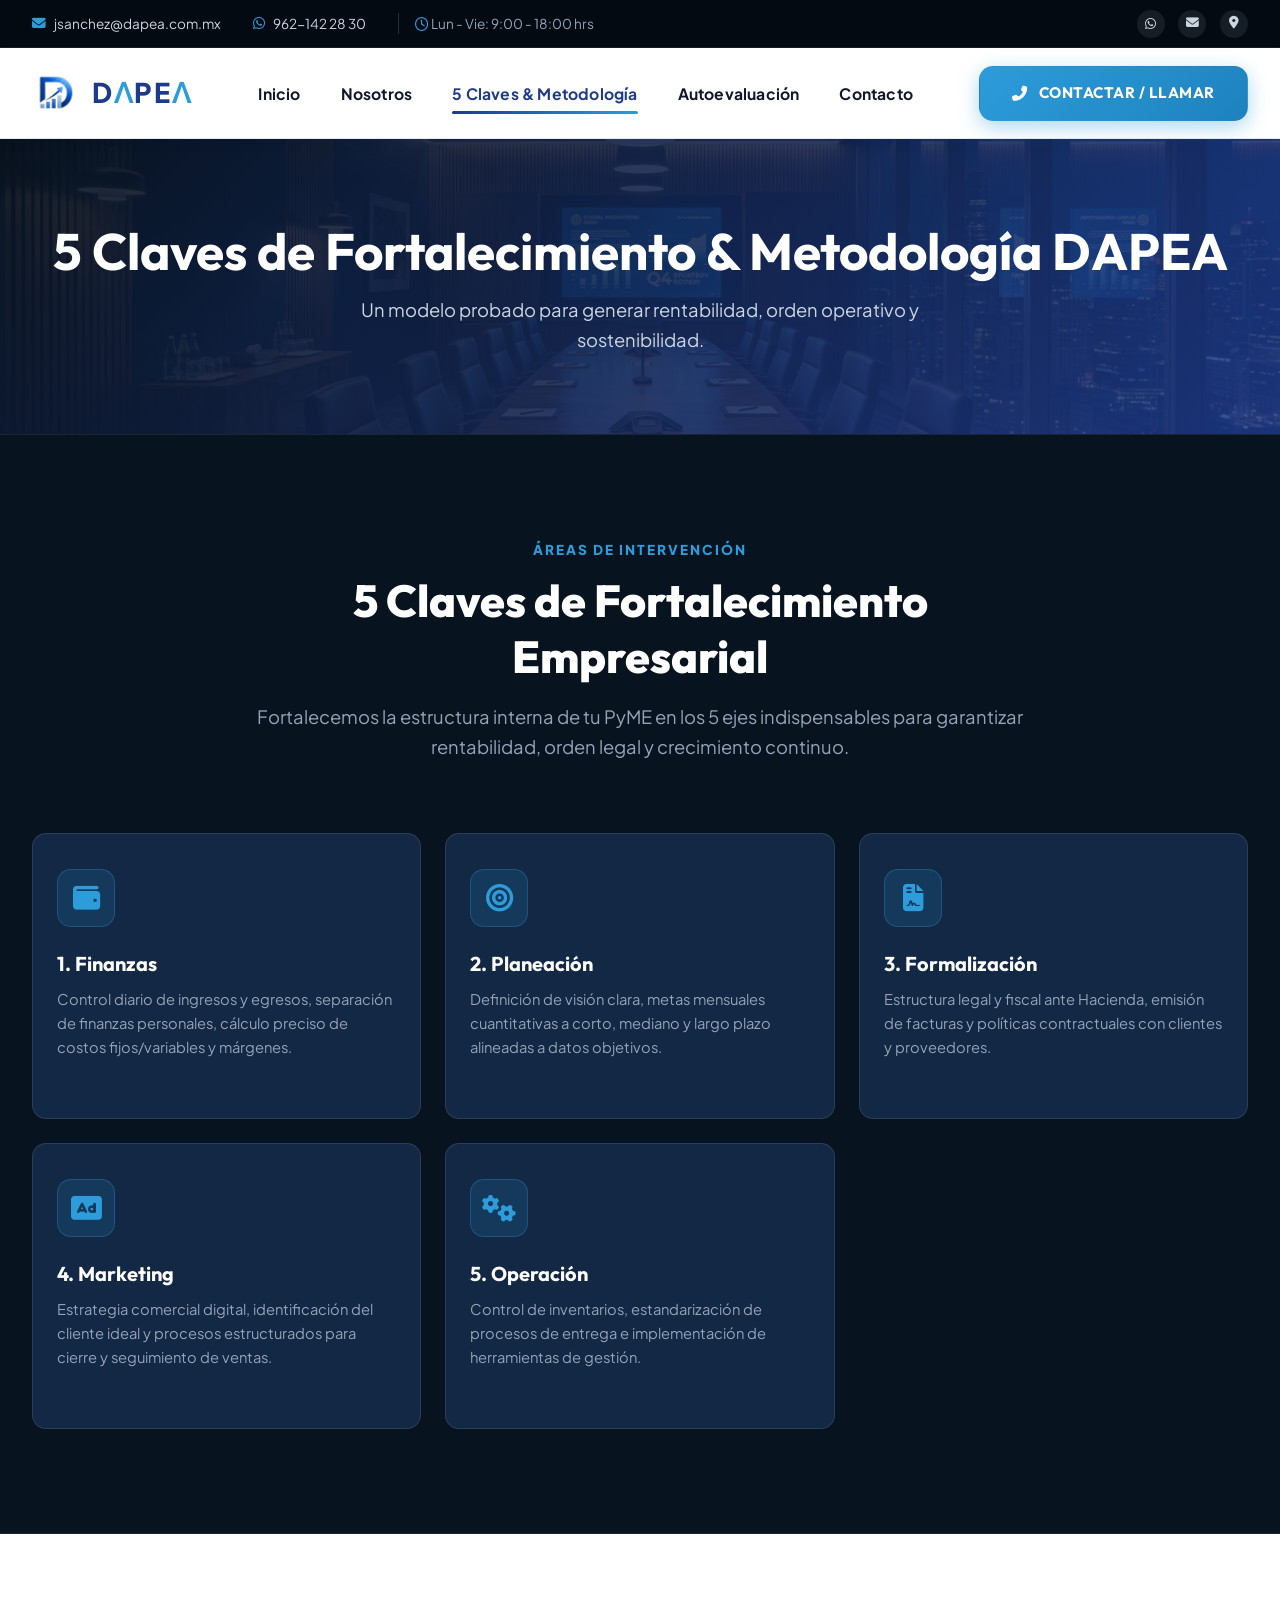
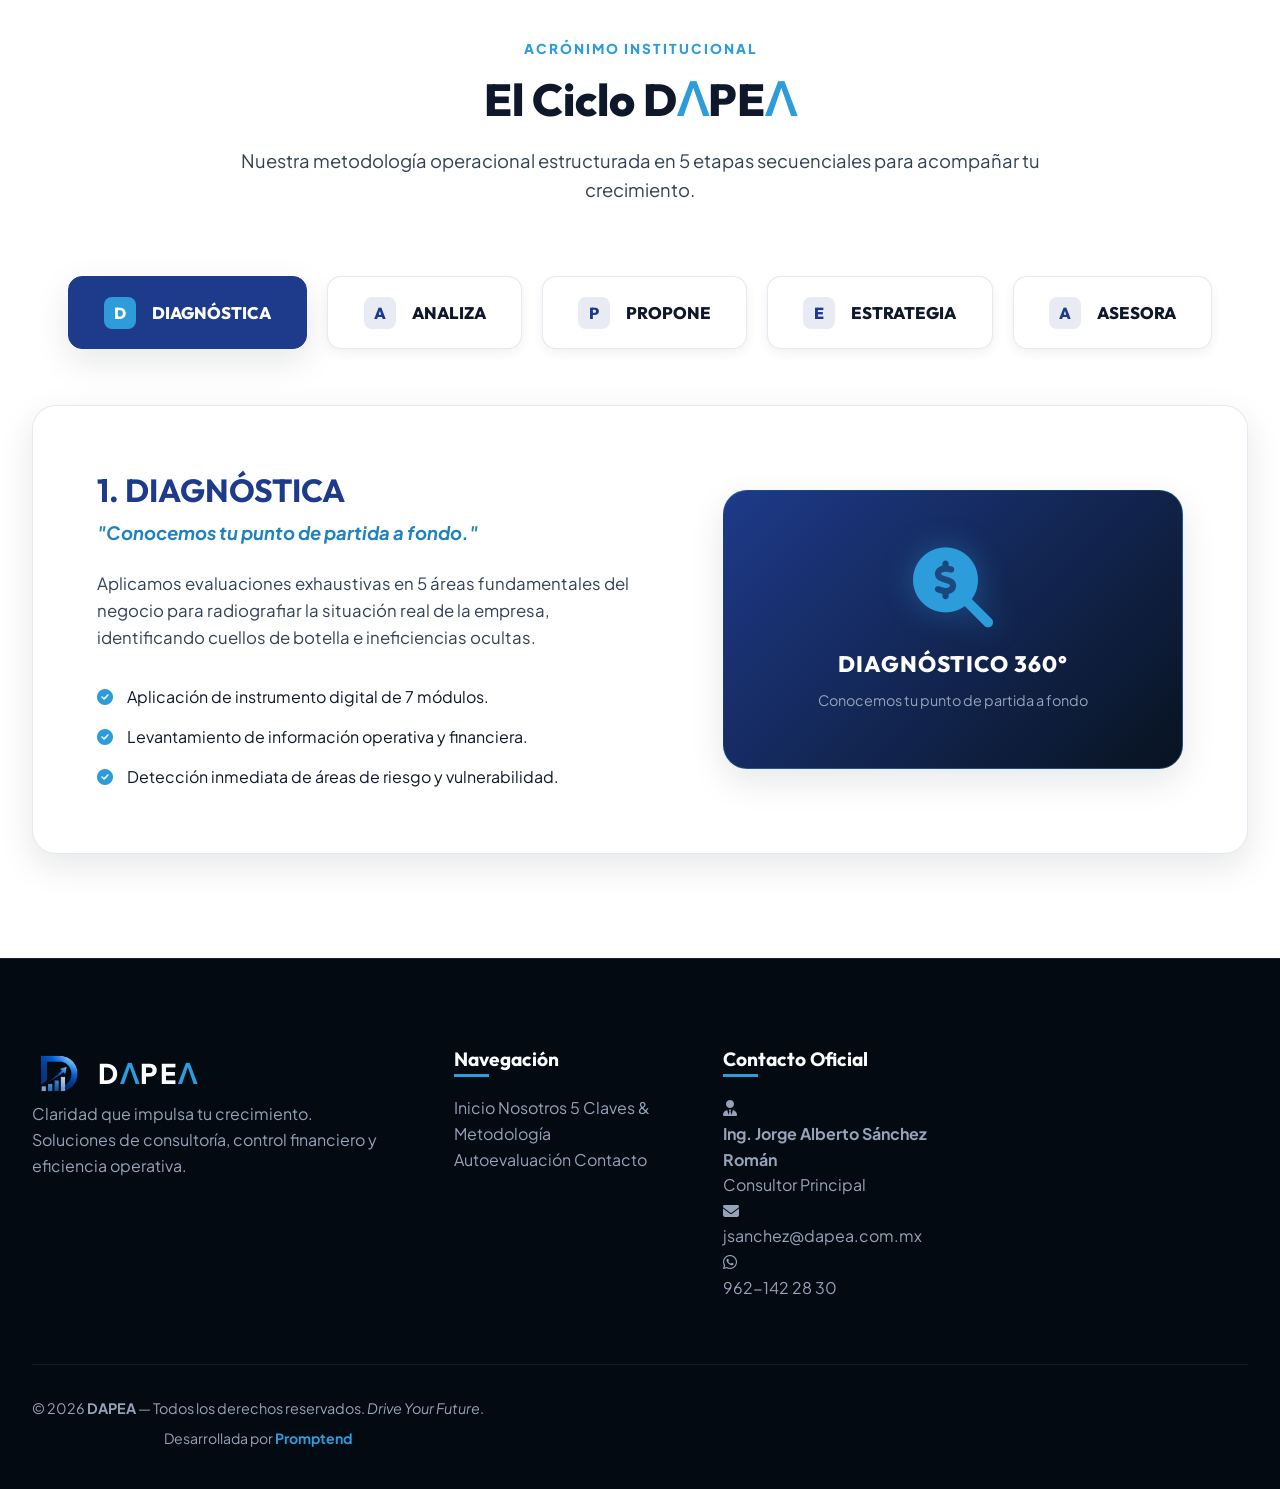
<file: servicios.html>
<!DOCTYPE html>
<html lang="es">
<head>
  <meta charset="UTF-8">
  <meta name="viewport" content="width=device-width, initial-scale=1.0">
  <title>5 Claves & Metodología | DAPEA — Consultoría Empresarial</title>
  <meta name="description" content="Descubre los 5 ejes de fortalecimiento empresarial y el Ciclo DAPEA: Diagnóstica, Analiza, Propone, Estrategia y Asesora.">
  
  <link rel="stylesheet" href="https://cdnjs.cloudflare.com/ajax/libs/font-awesome/6.4.0/css/all.min.css">
  <link rel="stylesheet" href="assets/css/styles.css">
</head>
<body>

  <!-- TOP BAR -->
  <div class="top-bar">
    <div class="container top-bar-content">
      <div class="top-bar-info">
        <a href="mailto:jsanchez@dapea.com.mx"><i class="fas fa-envelope" style="color: var(--color-accent);"></i> jsanchez@dapea.com.mx</a>
        <a href="https://wa.me/529621422830" target="_blank"><i class="fab fa-whatsapp" style="color: var(--color-accent);"></i> 962-142 28 30</a>
        <span style="border-left: 1px solid rgba(255,255,255,0.15); padding-left: 1rem;"><i class="far fa-clock" style="color: var(--color-accent);"></i> Lun - Vie: 9:00 - 18:00 hrs</span>
      </div>
      <div class="top-bar-social">
        <a href="https://wa.me/529621422830" target="_blank"><i class="fab fa-whatsapp"></i></a>
        <a href="mailto:jsanchez@dapea.com.mx"><i class="fas fa-envelope"></i></a>
        <a href="contacto.html"><i class="fas fa-map-marker-alt"></i></a>
      </div>
    </div>
  </div>

  <!-- HEADER & NAVBAR -->
  <header class="main-header">
    <div class="container nav-container">
      <a href="index.html" class="logo-wrapper">
        <img src="assets/brand/Logo.png" alt="DAPEA Logo" class="logo-img">
        <span class="logo-text-brand">D<span class="brand-letter-a">Ʌ</span>PE<span class="brand-letter-a">Ʌ</span></span>
      </a>

      <nav class="nav-menu">
        <a href="index.html" class="nav-link">Inicio</a>
        <a href="nosotros.html" class="nav-link">Nosotros</a>
        <a href="servicios.html" class="nav-link active">5 Claves & Metodología</a>
        <a href="autoevaluacion.html" class="nav-link">Autoevaluación</a>
        <a href="contacto.html" class="nav-link">Contacto</a>
      </nav>

      <div class="nav-actions">
        <a href="contacto.html" class="btn btn-accent">
          <i class="fas fa-phone-alt"></i> Contactar / Llamar
        </a>
        <button class="mobile-toggle" aria-label="Abrir Menú"><i class="fas fa-bars"></i></button>
      </div>
    </div>
  </header>

  <!-- BANNER DE PÁGINA -->
  <section class="page-banner">
    <div class="container">
      <h1>5 Claves de Fortalecimiento & Metodología DAPEA</h1>
      <p>Un modelo probado para generar rentabilidad, orden operativo y sostenibilidad.</p>
    </div>
  </section>

  <main>
    <!-- SECCIÓN 5 CLAVES DE FORTALECIMIENTO (GRID BALANCEADO DE 5 COLUMNAS) -->
    <section class="section section-dark">
      <div class="container">
        <div class="section-header">
          <span class="section-subtitle">Áreas de Intervención</span>
          <h2 class="section-title">5 Claves de Fortalecimiento Empresarial</h2>
          <p class="section-description">
            Fortalecemos la estructura interna de tu PyME en los 5 ejes indispensables para garantizar rentabilidad, orden legal y crecimiento continuo.
          </p>
        </div>

        <div class="services-grid-5">
          <div class="service-card-dark">
            <div class="service-icon-wrap-dark"><i class="fas fa-wallet"></i></div>
            <h3 class="service-title-dark">1. Finanzas</h3>
            <p class="service-desc-dark">Control diario de ingresos y egresos, separación de finanzas personales, cálculo preciso de costos fijos/variables y márgenes.</p>
          </div>

          <div class="service-card-dark">
            <div class="service-icon-wrap-dark"><i class="fas fa-bullseye"></i></div>
            <h3 class="service-title-dark">2. Planeación</h3>
            <p class="service-desc-dark">Definición de visión clara, metas mensuales cuantitativas a corto, mediano y largo plazo alineadas a datos objetivos.</p>
          </div>

          <div class="service-card-dark">
            <div class="service-icon-wrap-dark"><i class="fas fa-file-contract"></i></div>
            <h3 class="service-title-dark">3. Formalización</h3>
            <p class="service-desc-dark">Estructura legal y fiscal ante Hacienda, emisión de facturas y políticas contractuales con clientes y proveedores.</p>
          </div>

          <div class="service-card-dark">
            <div class="service-icon-wrap-dark"><i class="fas fa-ad"></i></div>
            <h3 class="service-title-dark">4. Marketing</h3>
            <p class="service-desc-dark">Estrategia comercial digital, identificación del cliente ideal y procesos estructurados para cierre y seguimiento de ventas.</p>
          </div>

          <div class="service-card-dark">
            <div class="service-icon-wrap-dark"><i class="fas fa-cogs"></i></div>
            <h3 class="service-title-dark">5. Operación</h3>
            <p class="service-desc-dark">Control de inventarios, estandarización de procesos de entrega e implementación de herramientas de gestión.</p>
          </div>
        </div>
      </div>
    </section>

    <!-- METODOLOGÍA CICLO DAPEA DE 5 PASOS CON ÍCONOS CORREGIDOS -->
    <section class="section section-light">
      <div class="container">
        <div class="section-header">
          <span class="section-subtitle">Acrónimo Institucional</span>
          <h2 class="section-title">El Ciclo D<span class="brand-letter-a">Ʌ</span>PE<span class="brand-letter-a">Ʌ</span></h2>
          <p class="section-description">
            Nuestra metodología operacional estructurada en 5 etapas secuenciales para acompañar tu crecimiento.
          </p>
        </div>

        <div class="pillar-tabs-nav">
          <button class="tab-btn active" data-tab="pillar-d"><span class="letter-badge">D</span> DIAGNÓSTICA</button>
          <button class="tab-btn" data-tab="pillar-a1"><span class="letter-badge">A</span> ANALIZA</button>
          <button class="tab-btn" data-tab="pillar-p"><span class="letter-badge">P</span> PROPONE</button>
          <button class="tab-btn" data-tab="pillar-e"><span class="letter-badge">E</span> ESTRATEGIA</button>
          <button class="tab-btn" data-tab="pillar-a2"><span class="letter-badge">A</span> ASESORA</button>
        </div>

        <div id="pillar-d" class="tab-content-panel active">
          <div class="pillar-detail-info">
            <h3>1. DIAGNÓSTICA</h3>
            <div class="pillar-tagline">"Conocemos tu punto de partida a fondo."</div>
            <p class="pillar-description">
              Aplicamos evaluaciones exhaustivas en 5 áreas fundamentales del negocio para radiografiar la situación real de la empresa, identificando cuellos de botella e ineficiencias ocultas.
            </p>
            <ul class="pillar-deliverables-list">
              <li><i class="fas fa-check-circle"></i> Aplicación de instrumento digital de 7 módulos.</li>
              <li><i class="fas fa-check-circle"></i> Levantamiento de información operativa y financiera.</li>
              <li><i class="fas fa-check-circle"></i> Detección inmediata de áreas de riesgo y vulnerabilidad.</li>
            </ul>
          </div>
          <div class="pillar-visual-box">
            <i class="fas fa-search-dollar pillar-icon-large"></i>
            <span class="pillar-icon-title">DIAGNÓSTICO 360°</span>
            <span class="pillar-icon-subtitle">Conocemos tu punto de partida a fondo</span>
          </div>
        </div>

        <div id="pillar-a1" class="tab-content-panel">
          <div class="pillar-detail-info">
            <h3>2. ANALIZA</h3>
            <div class="pillar-tagline">"Convertimos datos en claridad."</div>
            <p class="pillar-description">
              Procesamos e interpretamos los datos recolectados para traducirlos en información digerible y métricas de alto impacto que guían la toma de decisiones objetiva.
            </p>
            <ul class="pillar-deliverables-list">
              <li><i class="fas fa-check-circle"></i> Interpretación cuantitativa de ingresos, costos y márgenes.</li>
              <li><i class="fas fa-check-circle"></i> Análisis del nivel de madurez organizativa.</li>
              <li><i class="fas fa-check-circle"></i> Identificación de ventajas competitivas aprovechables.</li>
            </ul>
          </div>
          <div class="pillar-visual-box">
            <i class="fas fa-chart-pie pillar-icon-large"></i>
            <span class="pillar-icon-title">ANÁLISIS DE DATOS</span>
            <span class="pillar-icon-subtitle">Convertimos información en métricas de claridad</span>
          </div>
        </div>

        <div id="pillar-p" class="tab-content-panel">
          <div class="pillar-detail-info">
            <h3>3. PROPONE</h3>
            <div class="pillar-tagline">"Diseñamos soluciones estratégicas."</div>
            <p class="pillar-description">
              Elaboramos un informe personalizado y práctico con recomendaciones realizables adaptadas al presupuesto, tiempo y alcance de cada PyME.
            </p>
            <ul class="pillar-deliverables-list">
              <li><i class="fas fa-check-circle"></i> Informe ejecutivo de hallazgos y oportunidades.</li>
              <li><i class="fas fa-check-circle"></i> Matriz de priorización de acciones.</li>
              <li><i class="fas fa-check-circle"></i> Herramientas y plantillas de fácil implementación.</li>
            </ul>
          </div>
          <div class="pillar-visual-box">
            <i class="fas fa-lightbulb pillar-icon-large"></i>
            <span class="pillar-icon-title">SOLUCIONES A MEDIDA</span>
            <span class="pillar-icon-subtitle">Diseñamos propuestas realizables para tu PyME</span>
          </div>
        </div>

        <div id="pillar-e" class="tab-content-panel">
          <div class="pillar-detail-info">
            <h3>4. ESTRATEGIA</h3>
            <div class="pillar-tagline">"Definimos el camino más inteligente."</div>
            <p class="pillar-description">
              Establecemos la ruta crítica de trabajo con objetivos medibles (KPIs), responsabilidades asignadas y calendarios de implementación para garantizar resultados.
            </p>
            <ul class="pillar-deliverables-list">
              <li><i class="fas fa-check-circle"></i> Plan de trabajo por fases con metas semanales.</li>
              <li><i class="fas fa-check-circle"></i> Estandarización de procesos de venta y entrega.</li>
              <li><i class="fas fa-check-circle"></i> Implementación de presupuesto y control de gastos.</li>
            </ul>
          </div>
          <div class="pillar-visual-box">
            <i class="fas fa-chart-line pillar-icon-large"></i>
            <span class="pillar-icon-title">RUTA DE CRECIMIENTO</span>
            <span class="pillar-icon-subtitle">Definimos metas semanales y plan de trabajo</span>
          </div>
        </div>

        <div id="pillar-a2" class="tab-content-panel">
          <div class="pillar-detail-info">
            <h3>5. ASESORA</h3>
            <div class="pillar-tagline">"Te acompañamos en el crecimiento real."</div>
            <p class="pillar-description">
              No entregamos un reporte y nos vamos. Brindamos mentoría continua y seguimiento cercano para ajustar desviaciones y consolidar los logros alcanzados.
            </p>
            <ul class="pillar-deliverables-list">
              <li><i class="fas fa-check-circle"></i> Sesiones periódicas de revisión de metas.</li>
              <li><i class="fas fa-check-circle"></i> Ajustes dinámicos al plan de acción según el entorno.</li>
              <li><i class="fas fa-check-circle"></i> Asesoría directa con el Líder del proyecto.</li>
            </ul>
          </div>
          <div class="pillar-visual-box">
            <i class="fas fa-user-tie pillar-icon-large"></i>
            <span class="pillar-icon-title">MENTORÍA CONTINUA</span>
            <span class="pillar-icon-subtitle">Te acompañamos en cada toma de decisión</span>
          </div>
        </div>
      </div>
    </section>
  </main>

  <!-- FOOTER -->
  <footer class="main-footer">
    <div class="container">
      <div class="footer-grid">
        <div class="footer-brand">
          <a href="index.html" class="logo-wrapper">
            <img src="assets/brand/Logo.png" alt="DAPEA Logo" class="logo-img" loading="lazy">
            <span class="logo-text-brand" style="color:white;">D<span class="brand-letter-a">Ʌ</span>PE<span class="brand-letter-a">Ʌ</span></span>
          </a>
          <p>Claridad que impulsa tu crecimiento. Soluciones de consultoría, control financiero y eficiencia operativa.</p>
        </div>

        <div class="footer-column">
          <h4>Navegación</h4>
          <div class="footer-links">
            <a href="index.html">Inicio</a>
            <a href="nosotros.html">Nosotros</a>
            <a href="servicios.html">5 Claves & Metodología</a>
            <a href="autoevaluacion.html">Autoevaluación</a>
            <a href="contacto.html">Contacto</a>
          </div>
        </div>

        <div class="footer-column">
          <h4>Contacto Oficial</h4>
          <div class="footer-contact-item">
            <i class="fas fa-user-tie"></i>
            <div><strong>Ing. Jorge Alberto Sánchez Román</strong><br><span>Consultor Principal</span></div>
          </div>
          <div class="footer-contact-item">
            <i class="fas fa-envelope"></i>
            <div><a href="mailto:jsanchez@dapea.com.mx">jsanchez@dapea.com.mx</a></div>
          </div>
          <div class="footer-contact-item">
            <i class="fab fa-whatsapp"></i>
            <div><a href="https://wa.me/529621422830" target="_blank">962-142 28 30</a></div>
          </div>
        </div>
      </div>

      <div class="footer-bottom">
        <div style="text-align: center;">
          &copy; 2026 <strong>DAPEA</strong> — Todos los derechos reservados. <em>Drive Your Future</em>.
          <div style="margin-top: 0.4rem; font-size: 0.88rem; color: var(--color-text-dim);">
            Desarrollada por <a href="http://promptendweb.com/" target="_blank" style="color:var(--color-accent); font-weight:700;">Promptend</a>
          </div>
        </div>
      </div>
    </div>
  </footer>

  <script src="assets/js/main.js"></script>
</body>
</html>
</file>
<file: assets/css/styles.css>
/* ==========================================================================
   DAPEA — Sistema de Diseño Multipágina Corporativo
   Inspirado en la Estructura Bizicorp (Home Version Two)
   ========================================================================== */

@import url('https://fonts.googleapis.com/css2?family=Outfit:wght@300;400;500;600;700;800;900&family=Plus+Jakarta+Sans:wght@400;500;600;700;800&display=swap');

:root {
  /* Paleta Cromática Mixta (Oscuro Elegante + Blanco Puro) */
  --color-bg-light: #ffffff;
  --color-bg-alt: #f8fafc;
  --color-bg-alt-2: #f1f5f9;
  --color-bg-dark: #081320;
  --color-bg-dark-surface: #0d213a;
  --color-bg-dark-card: #122844;

  /* Colores Oficiales DAPEA */
  --color-primary: #1E3A8A;
  --color-primary-light: #2549ad;
  --color-accent: #2D9CDB;
  --color-accent-hover: #1d82be;
  
  /* Textos y Contrastes */
  --color-text-dark: #0f172a;
  --color-text-body: #334155;
  --color-text-muted: #64748b;
  --color-text-light: #E6EEF7;
  --color-text-dim: #94a3b8;
  --color-white: #ffffff;
  
  /* Estados */
  --color-danger: #ef4444;
  --color-success: #10b981;
  --color-warning: #f59e0b;

  /* Tipografía */
  --font-heading: 'Outfit', sans-serif;
  --font-body: 'Plus Jakarta Sans', sans-serif;

  /* Sombras & Elevaciones */
  --shadow-sm: 0 4px 12px rgba(8, 19, 32, 0.06);
  --shadow-md: 0 12px 35px rgba(8, 19, 32, 0.1);
  --shadow-lg: 0 25px 50px rgba(8, 19, 32, 0.18);
  --border-light: rgba(226, 232, 240, 0.9);
  --border-dark: rgba(255, 255, 255, 0.1);
  
  /* Bordes & Transiciones */
  --radius-sm: 8px;
  --radius-md: 14px;
  --radius-lg: 24px;
  --radius-full: 9999px;
  --transition: all 0.3s cubic-bezier(0.16, 1, 0.3, 1);
}

/* Reset y Base */
*, *::before, *::after {
  box-sizing: border-box;
  margin: 0;
  padding: 0;
}

html {
  scroll-behavior: smooth;
  font-size: 16px;
}

body {
  background-color: var(--color-bg-light);
  color: var(--color-text-body);
  font-family: var(--font-body);
  line-height: 1.6;
  overflow-x: hidden;
  -webkit-font-smoothing: antialiased;
}

a {
  color: inherit;
  text-decoration: none;
  transition: var(--transition);
}

ul {
  list-style: none;
}

img {
  max-width: 100%;
  height: auto;
  display: block;
}

/* Tipografía de Marca con Modificación Geométrica D Ʌ P E Ʌ */
.brand-letter-a {
  font-family: var(--font-heading);
  display: inline-block;
  color: var(--color-accent);
  font-weight: 700;
}

h1, h2, h3, h4, h5, h6 {
  font-family: var(--font-heading);
  color: var(--color-text-dark);
  line-height: 1.25;
  font-weight: 700;
}

/* Layout Container Amplio (1440px max-width) */
.container {
  width: 100%;
  max-width: 1440px;
  margin: 0 auto;
  padding: 0 2rem;
}

/* ==========================================================================
   TOP BAR
   ========================================================================== */
.top-bar {
  background: #040a12;
  font-size: 0.85rem;
  padding: 0.6rem 0;
  color: var(--color-text-dim);
  border-bottom: 1px solid rgba(255, 255, 255, 0.08);
}

.top-bar-content {
  display: flex;
  justify-content: space-between;
  align-items: center;
}

.top-bar-info {
  display: flex;
  gap: 2rem;
  align-items: center;
}

.top-bar-info a {
  color: #cbd5e1;
  display: flex;
  align-items: center;
  gap: 0.5rem;
}

.top-bar-info a:hover {
  color: var(--color-accent);
}

.top-bar-social {
  display: flex;
  gap: 0.85rem;
  align-items: center;
}

.top-bar-social a {
  width: 28px;
  height: 28px;
  border-radius: 50%;
  background: rgba(255, 255, 255, 0.08);
  display: flex;
  align-items: center;
  justify-content: center;
  font-size: 0.8rem;
  color: #cbd5e1;
  transition: var(--transition);
}

.top-bar-social a:hover {
  background: var(--color-accent);
  color: var(--color-bg-dark);
}

/* ==========================================================================
   HEADER & NAVIGATION REDISEÑADO
   ========================================================================== */
.main-header {
  position: sticky;
  top: 0;
  z-index: 1000;
  background: rgba(255, 255, 255, 0.98);
  backdrop-filter: blur(20px);
  border-bottom: 1px solid var(--border-light);
  box-shadow: var(--shadow-sm);
  transition: var(--transition);
}

.main-header.scrolled {
  box-shadow: var(--shadow-md);
  background: rgba(255, 255, 255, 0.99);
}

.nav-container {
  display: flex;
  justify-content: space-between;
  align-items: center;
  height: 90px;
}

.logo-wrapper {
  display: flex;
  align-items: center;
  gap: 0.75rem;
}

.logo-img {
  height: 48px;
  width: auto;
  object-fit: contain;
}

.logo-text-brand {
  font-size: 1.7rem;
  font-weight: 900;
  letter-spacing: 2px;
  color: var(--color-primary);
  line-height: 1;
}

.main-footer .logo-img {
  height: 54px;
}

.nav-menu {
  display: flex;
  gap: 2.5rem;
  align-items: center;
}

.nav-link {
  font-weight: 700;
  font-size: 0.98rem;
  color: var(--color-text-dark);
  position: relative;
  padding: 0.5rem 0;
  letter-spacing: 0.2px;
}

.nav-link::after {
  content: '';
  position: absolute;
  bottom: 0;
  left: 0;
  width: 0%;
  height: 3px;
  background: linear-gradient(90deg, var(--color-primary) 0%, var(--color-accent) 100%);
  border-radius: 2px;
  transition: var(--transition);
}

.nav-link:hover::after,
.nav-link.active::after {
  width: 100%;
}

.nav-link:hover,
.nav-link.active {
  color: var(--color-primary);
}

.nav-actions {
  display: flex;
  align-items: center;
  gap: 1rem;
}

.mobile-toggle {
  display: none;
  background: none;
  border: none;
  color: var(--color-text-dark);
  font-size: 1.6rem;
  cursor: pointer;
}

/* Botones Principales Rediseñados */
.btn {
  display: inline-flex;
  align-items: center;
  justify-content: center;
  gap: 0.7rem;
  padding: 0.9rem 2rem;
  font-family: var(--font-heading);
  font-weight: 700;
  font-size: 0.95rem;
  border-radius: var(--radius-md);
  cursor: pointer;
  transition: var(--transition);
  border: 1px solid transparent;
  text-transform: uppercase;
  letter-spacing: 0.5px;
}

.btn-primary {
  background: linear-gradient(135deg, var(--color-primary) 0%, var(--color-primary-light) 100%);
  color: var(--color-white);
  box-shadow: 0 6px 20px rgba(30, 58, 138, 0.35);
}

.btn-primary:hover {
  transform: translateY(-3px);
  box-shadow: 0 10px 30px rgba(30, 58, 138, 0.5);
  background: linear-gradient(135deg, var(--color-primary-light) 0%, var(--color-accent) 100%);
}

.btn-accent {
  background: linear-gradient(135deg, var(--color-accent) 0%, var(--color-accent-hover) 100%);
  color: var(--color-white);
  box-shadow: 0 6px 20px rgba(45, 156, 219, 0.4);
}

.btn-accent:hover {
  transform: translateY(-3px);
  box-shadow: 0 10px 30px rgba(45, 156, 219, 0.6);
}

.btn-outline {
  background: transparent;
  border-color: var(--color-white);
  color: var(--color-white);
}

.btn-outline:hover {
  background: var(--color-white);
  color: var(--color-bg-dark);
}

/* ==========================================================================
   HERO FULL WIDTH CON IMAGEN DE FONDO COMPLETA
   ========================================================================== */
.hero-fullwidth {
  position: relative;
  min-height: calc(100vh - 135px);
  padding: 6rem 0 7rem 0;
  background: linear-gradient(135deg, rgba(8, 19, 32, 0.6) 0%, rgba(13, 33, 58, 0.7) 100%), 
              url('../brand/hero_background_full.jpg') no-repeat center center / cover;
  color: var(--color-white);
  display: flex;
  align-items: center;
}

.hero-full-content {
  max-width: 900px;
}

.hero-badge-dark {
  display: inline-flex;
  align-items: center;
  gap: 0.6rem;
  background: rgba(45, 156, 219, 0.18);
  border: 1px solid rgba(45, 156, 219, 0.4);
  padding: 0.5rem 1.25rem;
  border-radius: var(--radius-full);
  font-size: 0.88rem;
  font-weight: 700;
  color: var(--color-accent);
  margin-bottom: 1.75rem;
}

.hero-title-full {
  font-size: 3.8rem;
  font-weight: 900;
  line-height: 1.12;
  margin-bottom: 1.5rem;
  color: var(--color-white);
  letter-spacing: -1px;
}

.hero-description-full {
  font-size: 1.25rem;
  color: #cbd5e1;
  margin-bottom: 2.75rem;
  max-width: 780px;
  line-height: 1.7;
}

/* Banner de Cabecera para Páginas Internas */
.page-banner {
  padding: 5rem 0;
  background: linear-gradient(135deg, rgba(8, 19, 32, 0.92) 0%, rgba(30, 58, 138, 0.85) 100%), 
              url('../brand/page_header_bg.jpg') no-repeat center center / cover;
  color: var(--color-white);
  text-align: center;
}

.page-banner h1 {
  font-size: 3.2rem;
  color: var(--color-white);
  margin-bottom: 0.75rem;
}

.page-banner p {
  font-size: 1.15rem;
  color: #cbd5e1;
  max-width: 650px;
  margin: 0 auto;
}

/* ==========================================================================
   SECCIONES INTERCALADAS (OSCURO / CLARO)
   ========================================================================== */
.section {
  padding: 6.5rem 0;
}

.section-light {
  background-color: var(--color-bg-light);
}

.section-alt {
  background-color: var(--color-bg-alt);
  border-top: 1px solid var(--border-light);
  border-bottom: 1px solid var(--border-light);
}

.section-dark {
  background-color: var(--color-bg-dark);
  color: var(--color-white);
  border-top: 1px solid rgba(255, 255, 255, 0.08);
  border-bottom: 1px solid rgba(255, 255, 255, 0.08);
}

.section-dark h2, .section-dark h3 {
  color: var(--color-white);
}

.section-header {
  text-align: center;
  max-width: 820px;
  margin: 0 auto 4.5rem auto;
}

.section-subtitle {
  color: var(--color-accent);
  text-transform: uppercase;
  letter-spacing: 2px;
  font-size: 0.85rem;
  font-weight: 800;
  margin-bottom: 0.75rem;
  display: block;
}

.section-title {
  font-size: 2.8rem;
  font-weight: 800;
  margin-bottom: 1.1rem;
}

.section-description {
  font-size: 1.15rem;
  color: var(--color-text-body);
}

.section-dark .section-description {
  color: #94a3b8;
}

/* ==========================================================================
   REDISEÑO DE ALTO IMPACTO: SECCIÓN DIAGNÓSTICO DE MERCADO (INEGI / GEM)
   ========================================================================== */
.market-diagnosis-wrapper {
  display: grid;
  grid-template-columns: 0.9fr 1.1fr;
  gap: 3.5rem;
  align-items: center;
  margin-bottom: 4rem;
}

.market-stat-card {
  background: linear-gradient(135deg, #0d213a 0%, #122844 100%);
  border: 1px solid rgba(45, 156, 219, 0.3);
  border-radius: var(--radius-lg);
  padding: 3.5rem 2.5rem;
  text-align: center;
  position: relative;
  overflow: hidden;
  box-shadow: 0 20px 50px rgba(0, 0, 0, 0.4);
}

.market-stat-card::before {
  content: '';
  position: absolute;
  top: -50%;
  left: -50%;
  width: 200%;
  height: 200%;
  background: radial-gradient(circle, rgba(45, 156, 219, 0.12) 0%, transparent 60%);
  pointer-events: none;
}

.market-stat-number {
  font-size: 6.5rem;
  font-weight: 900;
  font-family: var(--font-heading);
  background: linear-gradient(135deg, #2D9CDB 0%, #ffffff 100%);
  -webkit-background-clip: text;
  -webkit-text-fill-color: transparent;
  line-height: 1;
  margin-bottom: 0.5rem;
}

.market-stat-label {
  font-size: 1.25rem;
  font-weight: 800;
  color: var(--color-white);
  text-transform: uppercase;
  letter-spacing: 1px;
  margin-bottom: 1rem;
}

.market-stat-badge {
  display: inline-block;
  background: rgba(239, 68, 68, 0.15);
  border: 1px solid rgba(239, 68, 68, 0.4);
  color: #f87171;
  padding: 0.4rem 1.2rem;
  border-radius: var(--radius-full);
  font-size: 0.85rem;
  font-weight: 800;
}

.causes-grid-modern {
  display: grid;
  grid-template-columns: repeat(3, 1fr);
  gap: 1.75rem;
}

.cause-card-premium {
  background: var(--color-bg-dark-card);
  border: 1px solid rgba(255, 255, 255, 0.08);
  border-radius: var(--radius-md);
  padding: 2.2rem 1.75rem;
  transition: var(--transition);
  position: relative;
  display: flex;
  flex-direction: column;
}

.cause-card-premium:hover {
  transform: translateY(-8px);
  background: #163154;
  border-color: var(--color-accent);
  box-shadow: 0 15px 35px rgba(0, 0, 0, 0.4);
}

.cause-badge-number {
  position: absolute;
  top: 1.5rem;
  right: 1.5rem;
  font-size: 0.8rem;
  font-weight: 900;
  color: var(--color-accent);
  background: rgba(45, 156, 219, 0.12);
  padding: 0.25rem 0.65rem;
  border-radius: 6px;
  border: 1px solid rgba(45, 156, 219, 0.2);
}

.cause-icon-box {
  width: 56px;
  height: 56px;
  border-radius: 12px;
  background: rgba(30, 58, 138, 0.4);
  border: 1px solid rgba(45, 156, 219, 0.3);
  color: var(--color-accent);
  display: flex;
  align-items: center;
  justify-content: center;
  font-size: 1.6rem;
  margin-bottom: 1.5rem;
  transition: var(--transition);
}

.cause-card-premium:hover .cause-icon-box {
  background: var(--color-accent);
  color: var(--color-bg-dark);
}

.cause-title-premium {
  font-size: 1.25rem;
  font-weight: 800;
  color: var(--color-white);
  margin-bottom: 0.65rem;
}

.cause-text-premium {
  font-size: 0.92rem;
  color: #94a3b8;
  line-height: 1.6;
  flex-grow: 1;
}

.cause-solution-pill {
  display: inline-flex;
  align-items: center;
  gap: 0.4rem;
  font-size: 0.8rem;
  font-weight: 700;
  color: var(--color-accent);
  margin-top: 1.25rem;
}

/* ==========================================================================
   GRID BALANCEADO DE 5 CLAVES (5 COLUMNAS EXACTAS)
   ========================================================================== */
.services-grid-5 {
  display: grid;
  grid-template-columns: repeat(5, 1fr);
  gap: 1.5rem;
}

.service-card-dark {
  background: var(--color-bg-dark-card);
  border: 1px solid rgba(255, 255, 255, 0.1);
  border-radius: var(--radius-md);
  padding: 2.2rem 1.5rem;
  transition: var(--transition);
  display: flex;
  flex-direction: column;
  height: 100%;
}

.service-card-dark:hover {
  transform: translateY(-8px);
  background: #163154;
  border-color: var(--color-accent);
  box-shadow: 0 15px 35px rgba(0, 0, 0, 0.5);
}

.service-icon-wrap-dark {
  width: 58px;
  height: 58px;
  border-radius: var(--radius-md);
  background: rgba(45, 156, 219, 0.15);
  border: 1px solid rgba(45, 156, 219, 0.3);
  color: var(--color-accent);
  display: flex;
  align-items: center;
  justify-content: center;
  font-size: 1.7rem;
  margin-bottom: 1.5rem;
  transition: var(--transition);
}

.service-card-dark:hover .service-icon-wrap-dark {
  background: var(--color-accent);
  color: var(--color-bg-dark);
}

.service-title-dark {
  font-size: 1.25rem;
  margin-bottom: 0.75rem;
  color: var(--color-white);
}

.service-desc-dark {
  font-size: 0.92rem;
  color: #94a3b8;
  flex-grow: 1;
  margin-bottom: 1.5rem;
}

/* ==========================================================================
   METODOLOGÍA: CICLO DAPEA CON ÍCONOS GRANDES CORREGIDOS
   ========================================================================== */
.pillar-tabs-nav {
  display: flex;
  justify-content: center;
  gap: 1.25rem;
  flex-wrap: wrap;
  margin-bottom: 3.5rem;
}

.tab-btn {
  background: var(--color-white);
  border: 1px solid var(--border-light);
  color: var(--color-text-dark);
  padding: 1.2rem 2.2rem;
  border-radius: var(--radius-md);
  cursor: pointer;
  display: flex;
  align-items: center;
  gap: 1rem;
  font-family: var(--font-heading);
  font-weight: 800;
  font-size: 1.05rem;
  box-shadow: var(--shadow-sm);
  transition: var(--transition);
}

.tab-btn .letter-badge {
  width: 32px;
  height: 32px;
  border-radius: 8px;
  background: rgba(30, 58, 138, 0.1);
  color: var(--color-primary);
  display: flex;
  align-items: center;
  justify-content: center;
  font-size: 1rem;
  font-weight: 800;
}

.tab-btn.active {
  background: var(--color-primary);
  border-color: var(--color-primary);
  color: var(--color-white);
  box-shadow: var(--shadow-md);
}

.tab-btn.active .letter-badge {
  background: var(--color-accent);
  color: var(--color-white);
}

.tab-content-panel {
  display: none;
  background: var(--color-white);
  border: 1px solid var(--border-light);
  border-radius: var(--radius-lg);
  padding: 4rem;
  box-shadow: var(--shadow-md);
}

.tab-content-panel.active {
  display: grid;
  grid-template-columns: 1.1fr 0.9fr;
  gap: 4rem;
  align-items: center;
}

.pillar-detail-info h3 {
  font-size: 2rem;
  color: var(--color-primary);
  margin-bottom: 0.5rem;
}

.pillar-tagline {
  font-size: 1.15rem;
  font-weight: 700;
  color: var(--color-accent-hover);
  margin-bottom: 1.5rem;
  font-style: italic;
}

.pillar-description {
  color: var(--color-text-body);
  font-size: 1.05rem;
  margin-bottom: 2rem;
}

.pillar-deliverables-list {
  display: flex;
  flex-direction: column;
  gap: 0.9rem;
}

.pillar-deliverables-list li {
  display: flex;
  align-items: center;
  gap: 0.85rem;
  font-size: 1rem;
  color: var(--color-text-dark);
}

.pillar-deliverables-list i {
  color: var(--color-accent);
}

/* CAJA VISUAL DE ÍCONOS GRANDES CORREGIDA */
.pillar-visual-box {
  background: linear-gradient(135deg, var(--color-primary) 0%, var(--color-bg-dark) 100%);
  border: 1px solid rgba(45, 156, 219, 0.3);
  border-radius: var(--radius-lg);
  padding: 3.5rem 2rem;
  text-align: center;
  display: flex;
  flex-direction: column;
  align-items: center;
  justify-content: center;
  box-shadow: var(--shadow-md);
  color: var(--color-white);
}

.pillar-icon-large {
  font-size: 5rem;
  color: var(--color-accent);
  margin-bottom: 1.25rem;
  filter: drop-shadow(0 0 15px rgba(45, 156, 219, 0.4));
}

.pillar-icon-title {
  font-size: 1.4rem;
  font-weight: 800;
  color: var(--color-white);
  font-family: var(--font-heading);
  letter-spacing: 1px;
  display: block;
}

.pillar-icon-subtitle {
  font-size: 0.9rem;
  color: #94a3b8;
  margin-top: 0.35rem;
  display: block;
}

/* ==========================================================================
   DISEÑO DE FORMULARIOS CORREGIDO
   ========================================================================== */
.form-group {
  margin-bottom: 1.5rem;
  width: 100%;
  text-align: left;
}

.form-group label {
  display: block;
  font-size: 0.95rem;
  font-weight: 700;
  color: #1e293b;
  margin-bottom: 0.4rem;
}

.form-control,
input.form-control,
select.form-control,
textarea.form-control {
  width: 100% !important;
  max-width: 100% !important;
  display: block !important;
  box-sizing: border-box !important;
  padding: 0.95rem 1.25rem !important;
  font-size: 1rem !important;
  line-height: 1.5 !important;
  border: 1.5px solid #cbd5e1 !important;
  border-radius: 10px !important;
  background-color: #f8fafc !important;
  color: #0f172a !important;
  font-family: var(--font-body) !important;
  transition: var(--transition) !important;
  appearance: none;
  -webkit-appearance: none;
}

select.form-control {
  background-image: url("data:image/svg+xml,%3Csvg xmlns='http://www.w3.org/2000/svg' width='16' height='16' viewBox='0 0 24 24' fill='none' stroke='%3C334155' stroke-width='2' stroke-linecap='round' stroke-linejoin='round'%3E%3Cpolyline points='6 9 12 15 18 9'%3E%3C/polyline%3E%3C/svg%3E");
  background-repeat: no-repeat;
  background-position: right 1.25rem center;
  background-size: 1rem;
  padding-right: 2.5rem !important;
}

.form-control:focus,
input.form-control:focus,
select.form-control:focus,
textarea.form-control:focus {
  outline: none !important;
  border-color: var(--color-primary) !important;
  background-color: #ffffff !important;
  box-shadow: 0 0 0 4px rgba(30, 58, 138, 0.12) !important;
}

/* ==========================================================================
   AUTOEVALUACIÓN BANNER & MODAL
   ========================================================================== */
.assessment-banner {
  background: linear-gradient(135deg, var(--color-primary) 0%, var(--color-bg-dark) 100%);
  color: var(--color-white);
  border-radius: var(--radius-lg);
  padding: 4.5rem;
  box-shadow: var(--shadow-lg);
  display: grid;
  grid-template-columns: 1.2fr 0.8fr;
  gap: 4rem;
  align-items: center;
}

.assessment-info h3 {
  font-size: 2.5rem;
  color: var(--color-white);
  margin-bottom: 1.25rem;
}

/* Modal del Diagnóstico */
.modal-overlay {
  position: fixed;
  top: 0;
  left: 0;
  width: 100%;
  height: 100%;
  background: rgba(4, 10, 18, 0.85);
  backdrop-filter: blur(10px);
  z-index: 2000;
  display: flex;
  align-items: center;
  justify-content: center;
  opacity: 0;
  visibility: hidden;
  transition: var(--transition);
  padding: 1.5rem;
}

.modal-overlay.active {
  opacity: 1;
  visibility: visible;
}

.modal-box {
  background: var(--color-white);
  border-radius: var(--radius-lg);
  width: 100%;
  max-width: 800px;
  max-height: 90vh;
  overflow-y: auto;
  padding: 3rem;
  box-shadow: 0 25px 60px rgba(0, 0, 0, 0.5);
  position: relative;
}

.modal-close-btn {
  position: absolute;
  top: 1.5rem;
  right: 1.5rem;
  background: var(--color-bg-alt);
  border: none;
  color: var(--color-text-dark);
  width: 40px;
  height: 40px;
  border-radius: 50%;
  font-size: 1.2rem;
  cursor: pointer;
  display: flex;
  align-items: center;
  justify-content: center;
}

/* ==========================================================================
   FOOTER CORPORATIVO
   ========================================================================== */
.main-footer {
  background: #040a12;
  color: #94a3b8;
  padding: 5.5rem 0 2.5rem 0;
  border-top: 1px solid rgba(255, 255, 255, 0.08);
}

.footer-grid {
  display: grid;
  grid-template-columns: 1.4fr 0.8fr 0.8fr 1fr;
  gap: 4rem;
  margin-bottom: 4rem;
}

.footer-column h4 {
  font-size: 1.2rem;
  color: var(--color-white);
  margin-bottom: 1.5rem;
  position: relative;
}

.footer-column h4::after {
  content: '';
  position: absolute;
  bottom: -6px;
  left: 0;
  width: 35px;
  height: 3px;
  background: var(--color-accent);
}

.footer-bottom {
  border-top: 1px solid rgba(255, 255, 255, 0.08);
  padding-top: 2rem;
  display: flex;
  justify-content: space-between;
  align-items: center;
  font-size: 0.9rem;
}

/* ==========================================================================
   HELPER GRIDS & COMPONENTS
   ========================================================================== */
.grid-2-cols {
  display: grid;
  grid-template-columns: 1fr 1fr;
  gap: 4rem;
  align-items: center;
}

.grid-2-cols-alt {
  display: grid;
  grid-template-columns: 0.8fr 1.2fr;
  gap: 4rem;
  align-items: center;
}

.grid-modules {
  display: grid;
  grid-template-columns: 1fr 1fr;
  gap: 1.5rem;
  margin-bottom: 3rem;
}

.leadership-card {
  background: var(--color-white);
  padding: 4rem;
  border-radius: var(--radius-lg);
  box-shadow: var(--shadow-md);
}

/* ==========================================================================
   RESPONSIVE DESIGN (TABLETS & MOBILE)
   ========================================================================== */
@media (max-width: 1280px) {
  .services-grid-5 {
    grid-template-columns: repeat(3, 1fr);
  }
  .assessment-banner {
    padding: 3.5rem;
    gap: 2.5rem;
  }
}

@media (max-width: 1024px) {
  .market-diagnosis-wrapper,
  .grid-2-cols,
  .grid-2-cols-alt,
  .grid-modules {
    grid-template-columns: 1fr;
    gap: 2.5rem;
  }
  .causes-grid-modern {
    grid-template-columns: repeat(2, 1fr);
  }
  .tab-content-panel.active {
    grid-template-columns: 1fr;
    gap: 2.5rem;
    padding: 2.5rem;
  }
  .footer-grid {
    grid-template-columns: repeat(2, 1fr);
    gap: 3rem;
  }
  .assessment-banner {
    grid-template-columns: 1fr;
    text-align: center;
  }
  .hero-title-full {
    font-size: 3.2rem;
  }
  .leadership-card {
    padding: 2.5rem;
  }
  .page-banner h1 {
    font-size: 2.8rem;
  }
}

@media (max-width: 768px) {
  .causes-grid-modern,
  .services-grid-5,
  .footer-grid {
    grid-template-columns: 1fr;
  }
  .top-bar-info {
    display: none;
  }
  .top-bar-content {
    justify-content: center;
  }
  .hero-fullwidth {
    min-height: calc(100vh - 115px);
    padding: 4rem 0 5rem 0;
  }
  .hero-title-full {
    font-size: 2.5rem;
  }
  .btn {
    padding: 0.65rem 1.2rem;
    font-size: 0.82rem;
    gap: 0.5rem;
  }
  .hero-description-full {
    font-size: 1.1rem;
  }
  .page-banner {
    padding: 3.5rem 0;
  }
  .page-banner h1 {
    font-size: 2.3rem;
  }
  .section {
    padding: 4rem 0;
  }
  .section-title {
    font-size: 2.2rem;
  }
  .market-stat-number {
    font-size: 4rem;
  }
  .container {
    padding: 0 1.25rem;
  }
  .nav-container {
    height: 75px;
  }
  .logo-img {
    height: 40px;
  }
  .logo-text-brand {
    font-size: 1.4rem;
  }
  .nav-menu {
    position: fixed;
    top: 75px;
    left: -100%;
    width: 100%;
    height: calc(100vh - 75px);
    background: var(--color-white);
    flex-direction: column;
    padding: 2.5rem 1.5rem;
    gap: 1.5rem;
    transition: var(--transition);
    overflow-y: auto;
  }
  .nav-menu.active {
    left: 0;
  }
  .nav-actions .btn {
    display: none;
  }
  .mobile-toggle {
    display: block;
  }
  
  /* MEJORA UX: Tabs horizontales con scroll en móvil */
  .pillar-tabs-nav {
    flex-direction: row;
    flex-wrap: nowrap;
    justify-content: flex-start;
    overflow-x: auto;
    padding-bottom: 1rem;
    margin-left: -1.25rem;
    margin-right: -1.25rem;
    padding-left: 1.25rem;
    padding-right: 1.25rem;
    -webkit-overflow-scrolling: touch;
    scroll-snap-type: x mandatory;
    gap: 0.75rem;
  }
  
  /* Ocultar barra de scroll en navegadores webkit para un diseño más limpio */
  .pillar-tabs-nav::-webkit-scrollbar {
    display: none;
  }
  .pillar-tabs-nav {
    -ms-overflow-style: none;  /* IE and Edge */
    scrollbar-width: none;  /* Firefox */
  }

  .tab-btn {
    width: auto;
    flex: 0 0 auto;
    padding: 0.8rem 1.25rem;
    font-size: 0.95rem;
    scroll-snap-align: start;
    justify-content: flex-start;
    gap: 0.6rem;
  }
  
  .tab-btn .letter-badge {
    width: 26px;
    height: 26px;
    font-size: 0.85rem;
  }

  /* MEJORA UX: Mostrar la caja visual primero en móvil para confirmar la acción */
  .tab-content-panel.active {
    display: flex;
    flex-direction: column-reverse;
    gap: 2rem;
    padding: 1.75rem 1.25rem;
  }
  
  .pillar-visual-box {
    padding: 2.5rem 1.5rem;
  }
  
  .pillar-detail-info h3 {
    font-size: 1.7rem;
  }

  .footer-bottom {
    flex-direction: column;
    text-align: center;
    gap: 1rem;
  }
  .footer-brand {
    text-align: center;
  }
  .footer-brand .logo-wrapper {
    justify-content: center;
  }
}

@media (max-width: 480px) {
  .hero-title-full {
    font-size: 2.2rem;
  }
  .section-title {
    font-size: 1.8rem;
  }
  .market-stat-card {
    padding: 2.5rem 1.5rem;
  }
  .market-stat-number {
    font-size: 3.2rem;
  }
  .assessment-info h3 {
    font-size: 1.8rem;
  }
}
</file>
